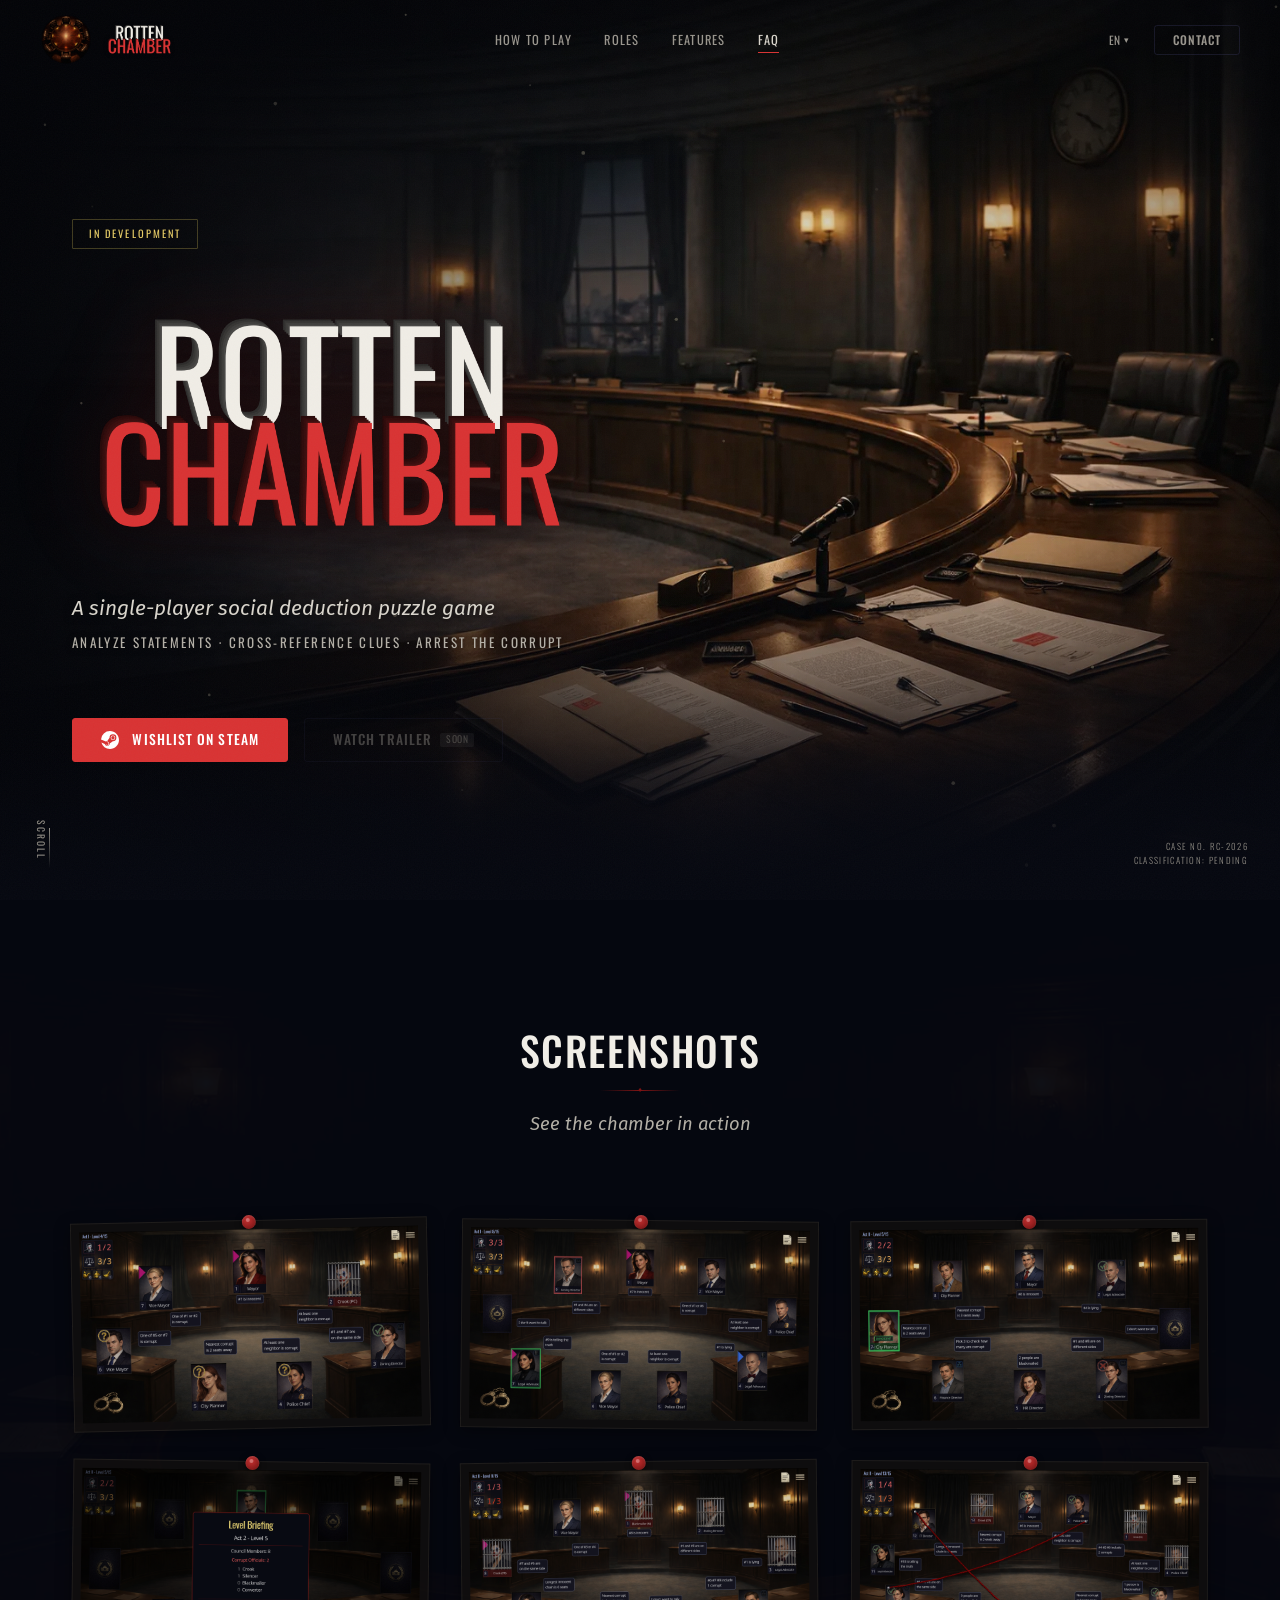
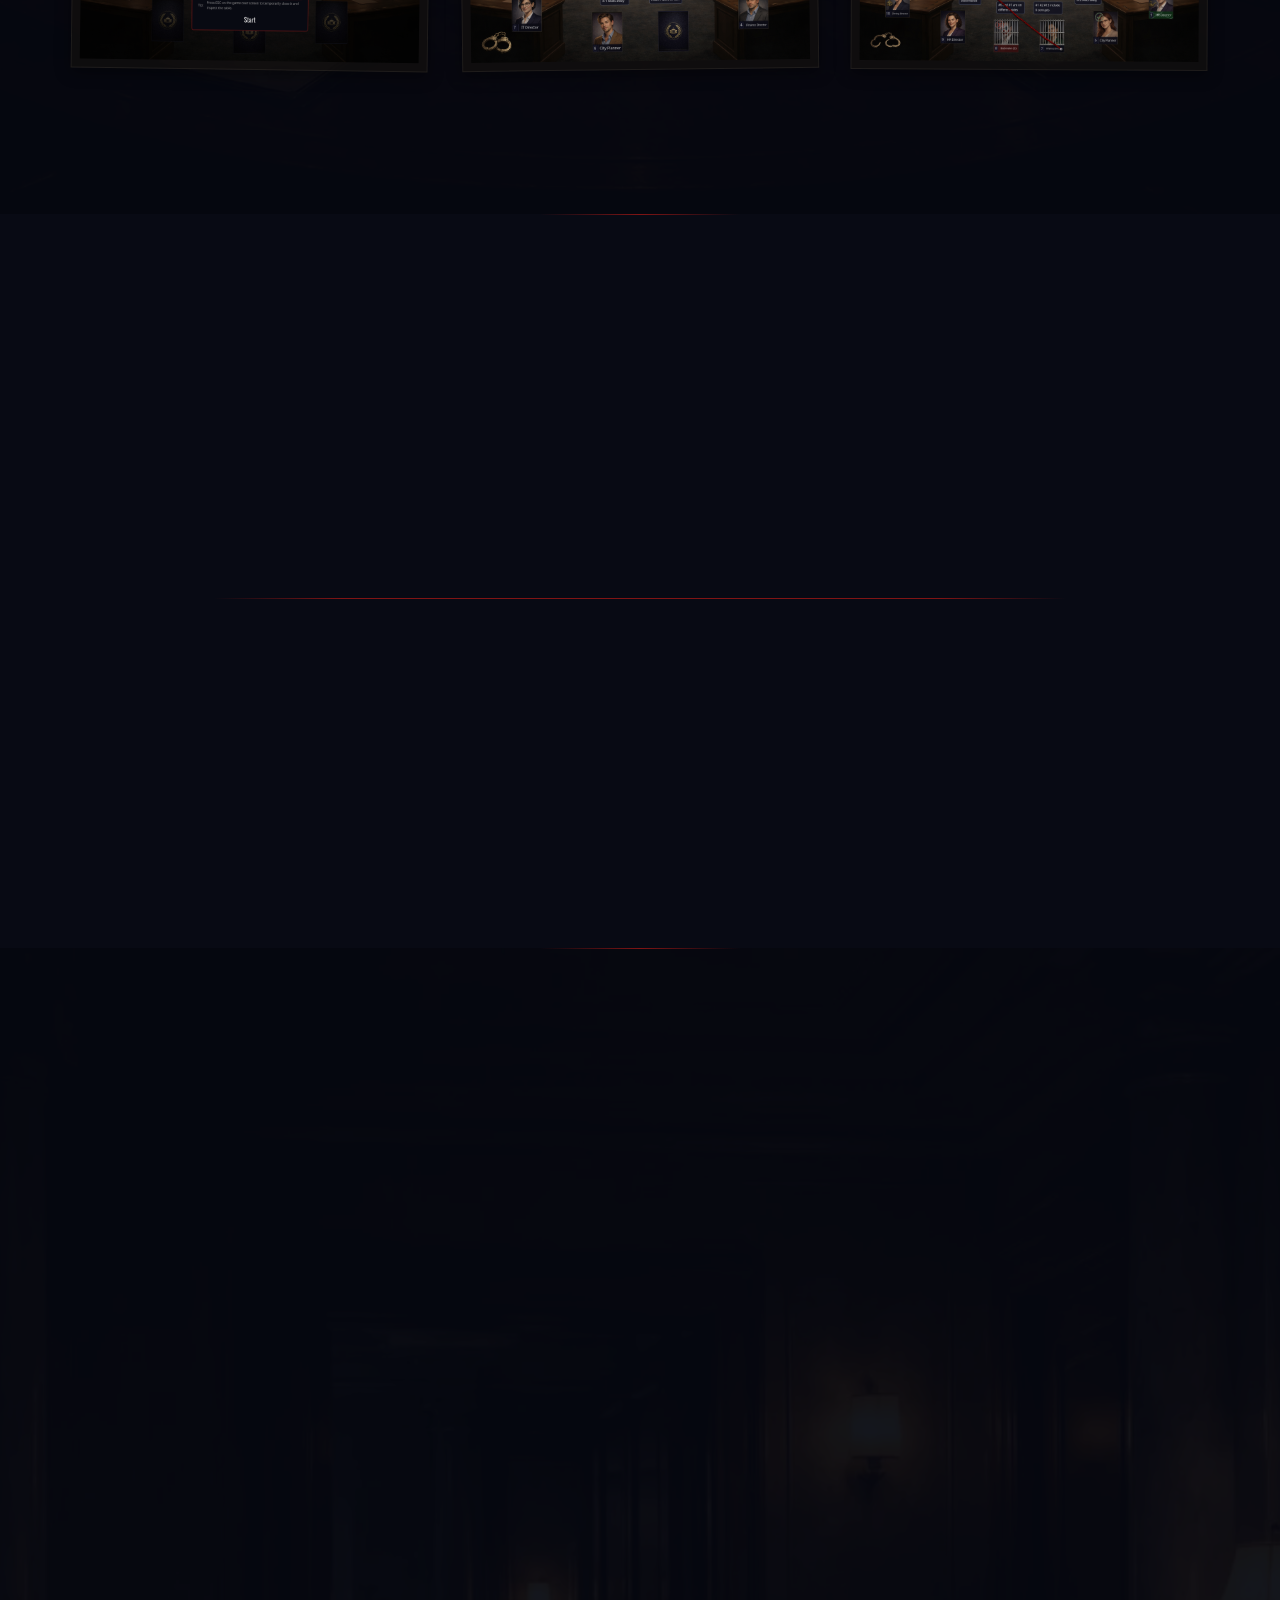
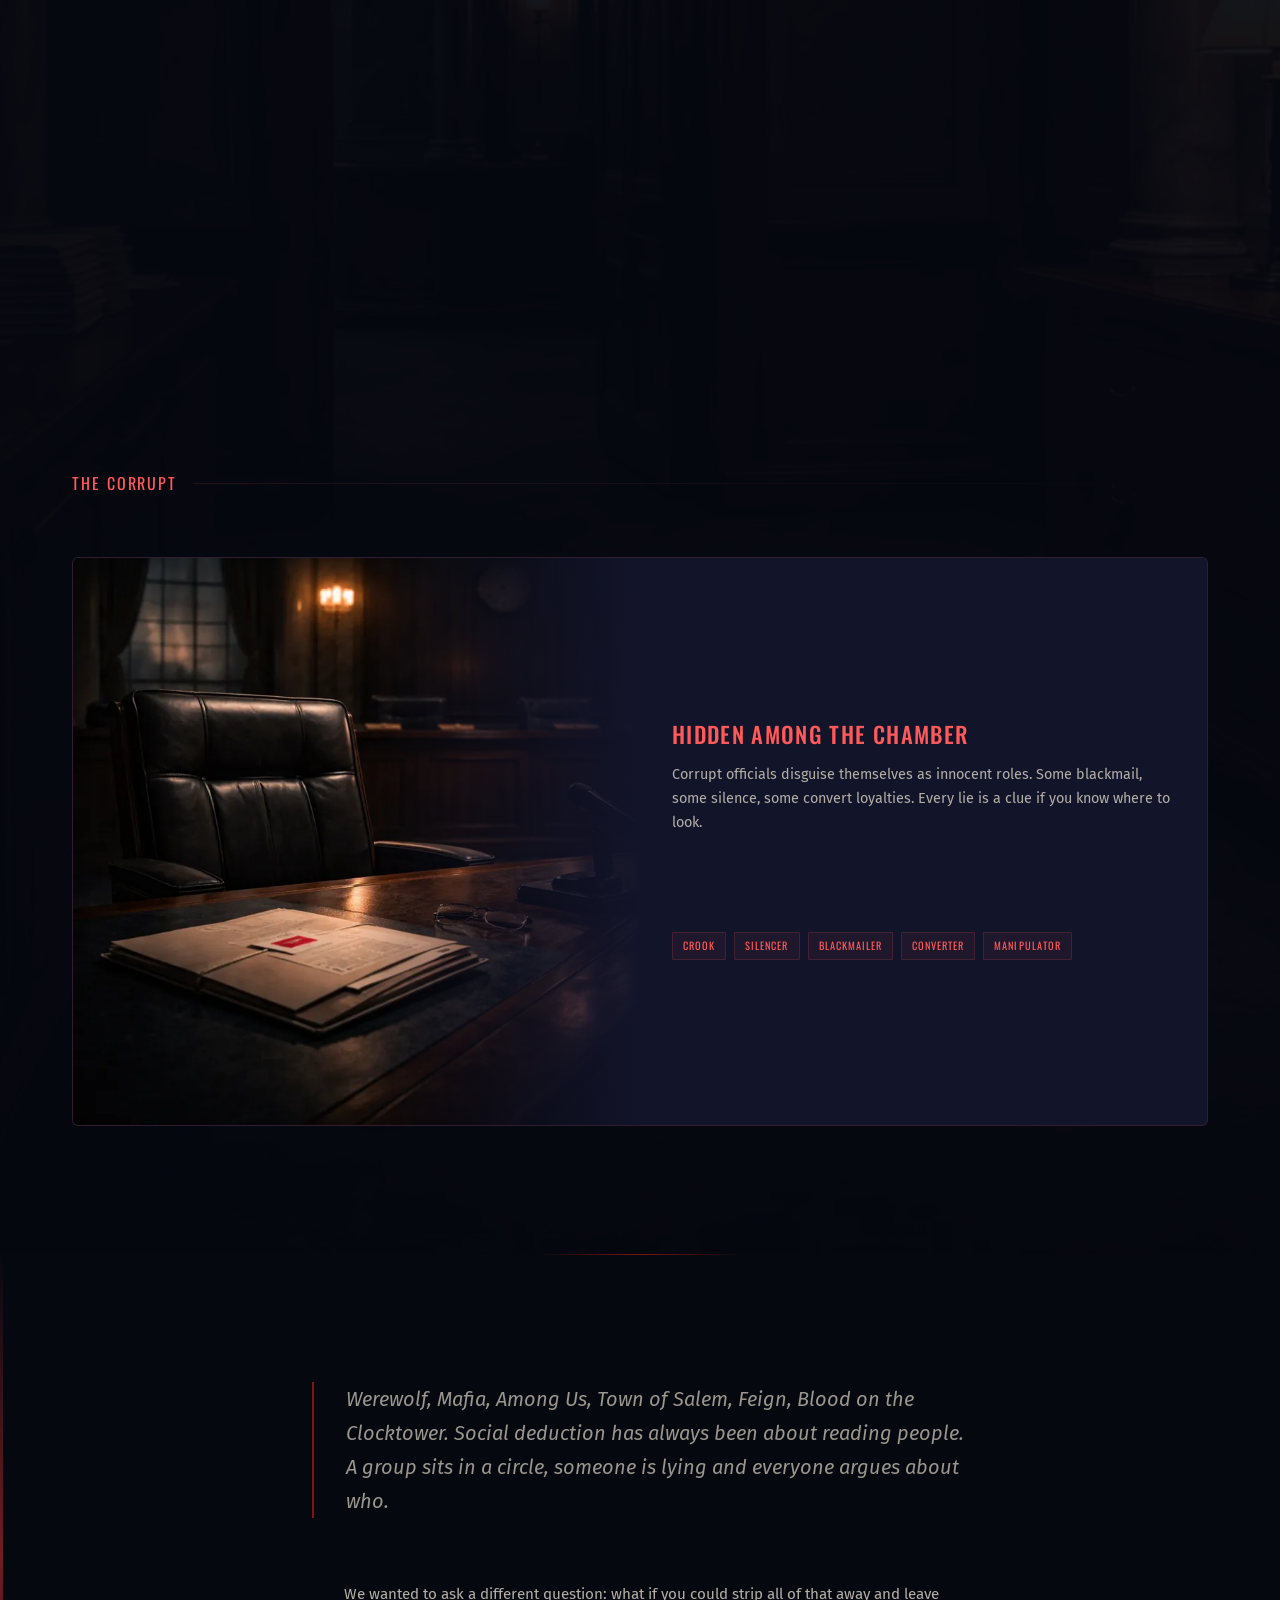
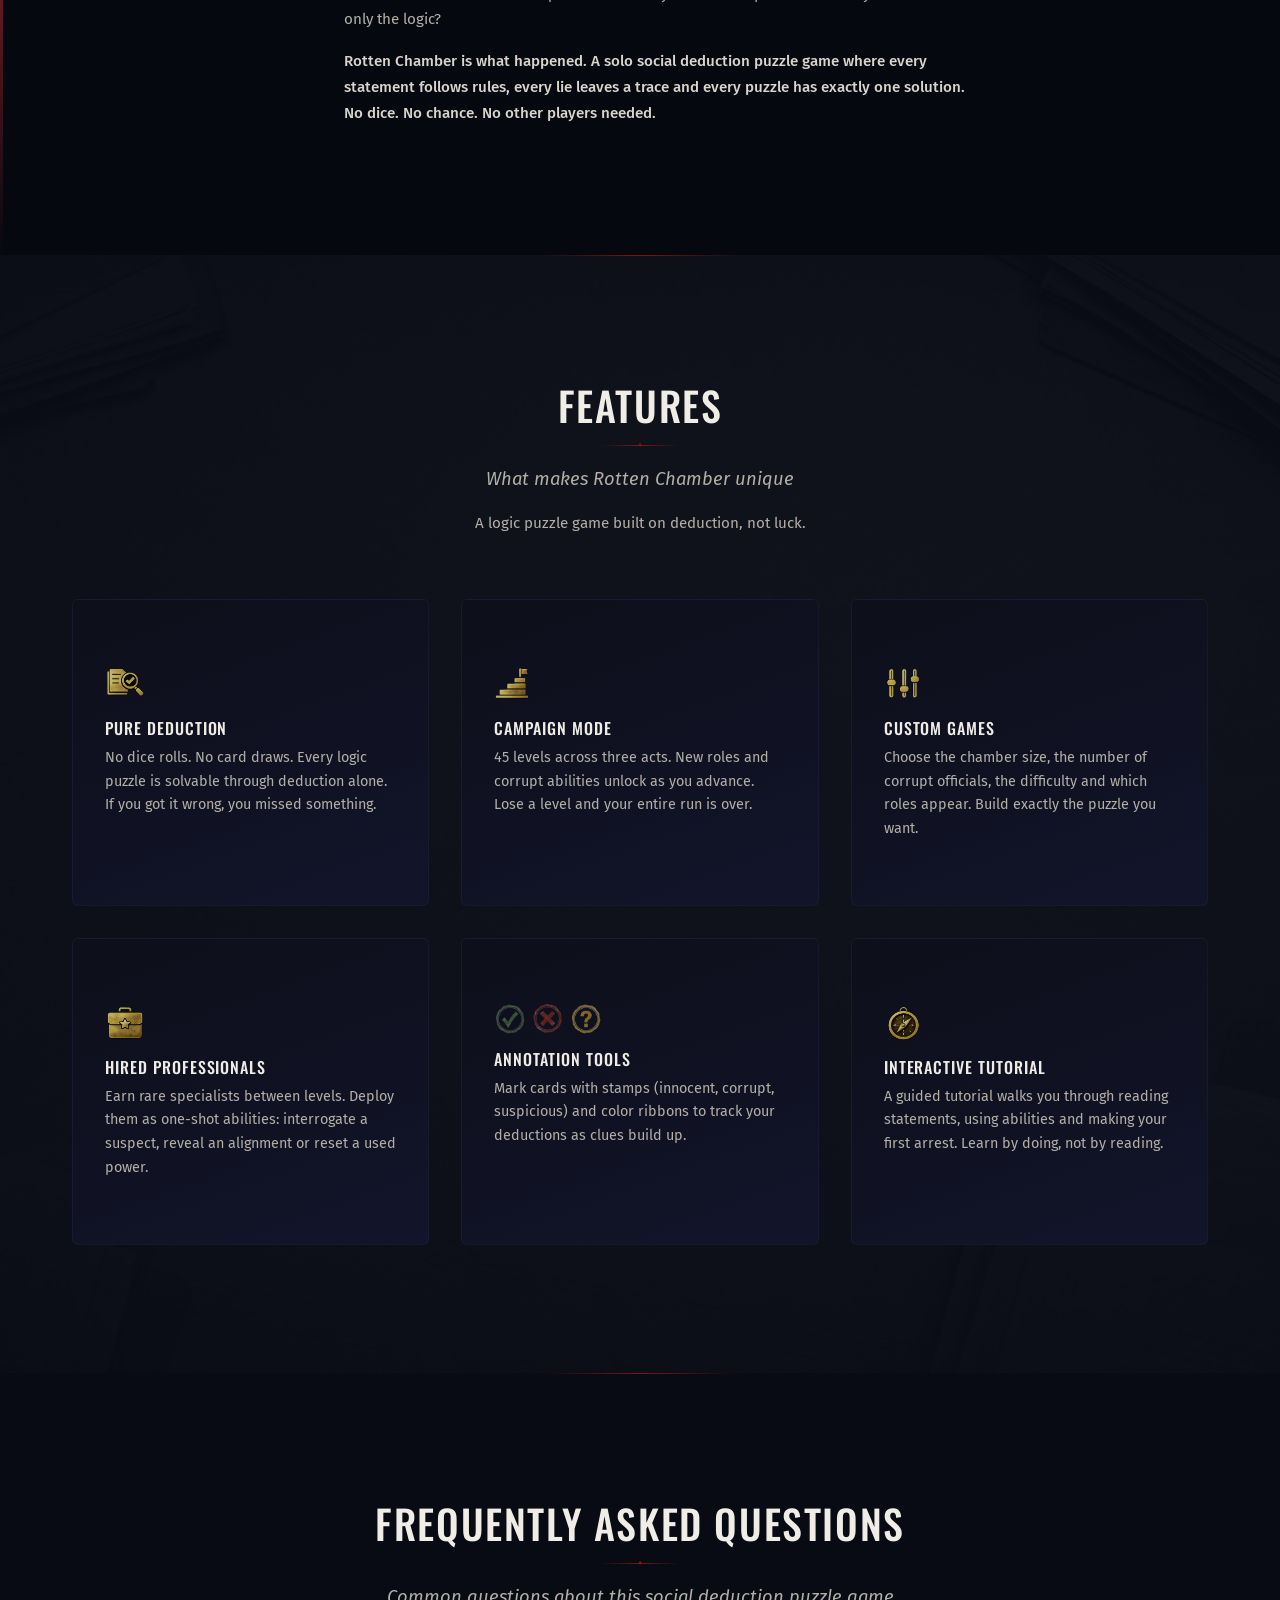
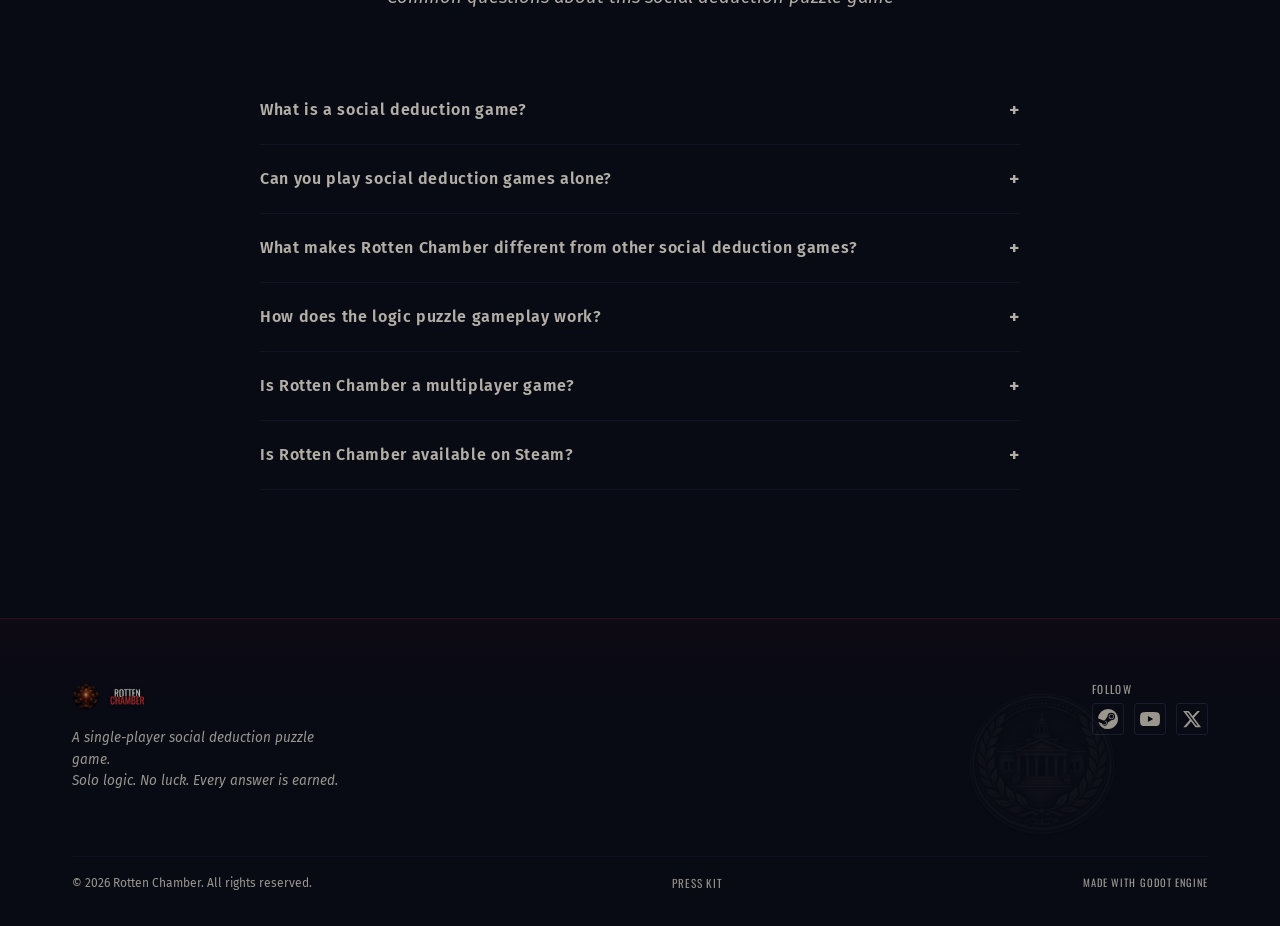
<file: index.html>
<!DOCTYPE html>
<html lang="en">
<head>
  <meta charset="UTF-8">
  <meta name="viewport" content="width=device-width, initial-scale=1.0">
  <title>Rotten Chamber - A Social Deduction Puzzle Game</title>
  <meta name="description" content="Analyze statements. Cross-reference clues. Arrest the corrupt. A single-player social deduction puzzle game where every official has something to hide.">
  <meta name="robots" content="index, follow">
  <link rel="canonical" href="https://rottenchamber.com/">

  <!-- Open Graph -->
  <meta property="og:title" content="Rotten Chamber - A Social Deduction Puzzle Game">
  <meta property="og:description" content="A single-player social deduction puzzle game. Analyze statements. Cross-reference clues. Arrest the corrupt.">
  <meta property="og:image" content="https://rottenchamber.com/assets/images/exclusive/derived/hero_key_art_og.png">
  <meta property="og:image:width" content="1200">
  <meta property="og:image:height" content="630">
  <meta property="og:image:type" content="image/png">
  <meta property="og:image:alt" content="Rotten Chamber key art: a dark civic chamber where corruption hides in plain sight">
  <meta property="og:url" content="https://rottenchamber.com/">
  <meta property="og:type" content="website">
  <meta property="og:site_name" content="Rotten Chamber">
  <meta property="og:locale" content="en_US">

  <!-- Twitter Card -->
  <meta name="twitter:card" content="summary_large_image">
  <meta name="twitter:title" content="Rotten Chamber - A Social Deduction Puzzle Game">
  <meta name="twitter:description" content="Analyze statements. Cross-reference clues. Arrest the corrupt. A single-player social deduction puzzle game where every official has something to hide.">
  <meta name="twitter:image" content="https://rottenchamber.com/assets/images/exclusive/derived/hero_key_art_og.png">

  <meta name="theme-color" content="#080A14">

  <!-- Favicon -->
  <link rel="apple-touch-icon" sizes="180x180" href="/apple-touch-icon.png">
  <link rel="icon" type="image/x-icon" href="/favicon.ico">
  <link rel="icon" type="image/png" sizes="32x32" href="/favicon-32x32.png">
  <link rel="icon" type="image/png" sizes="16x16" href="/favicon-16x16.png">

  <!-- Font preconnect -->
  <link rel="preconnect" href="https://fonts.googleapis.com">
  <link rel="preconnect" href="https://fonts.gstatic.com" crossorigin>
  <link href="https://fonts.googleapis.com/css2?family=Oswald:wght@300;400;500;600;700&family=Fira+Sans:ital,wght@0,300;0,400;0,500;0,600;1,300;1,400&display=swap" rel="stylesheet">

  <!-- Preload critical assets (WebP: 76KB vs PNG: 1.8MB) -->
  <link rel="preload" href="assets/images/exclusive/hero_key_art_master.webp" as="image" type="image/webp">

  <!-- JSON-LD Structured Data -->
  <script type="application/ld+json">
  {
    "@context": "https://schema.org",
    "@type": "VideoGame",
    "name": "Rotten Chamber",
    "description": "A single-player social deduction puzzle game. Analyze statements, cross-reference clues and arrest the corrupt. 15 unique roles, 45 levels across three acts and pure logic-based deduction.",
    "url": "https://rottenchamber.com/",
    "image": "https://rottenchamber.com/assets/images/exclusive/derived/hero_key_art_og.png",
    "genre": ["Puzzle", "Social Deduction", "Logic"],
    "gamePlatform": "PC",
    "applicationCategory": "Game",
    "operatingSystem": "Windows",
    "numberOfPlayers": {
      "@type": "QuantitativeValue",
      "value": 1
    },
    "author": {
      "@type": "Organization",
      "name": "Cetin Games"
    },
    "sameAs": [
      "https://store.steampowered.com/app/4559620/Rotten_Chamber/"
    ],
    "inLanguage": "en",
    "keywords": "social deduction, social deduction game, single player social deduction, solo social deduction, social deduction puzzle, logic puzzle game, deduction game"
  }
  </script>
  <script type="application/ld+json">
  {
    "@context": "https://schema.org",
    "@type": "BreadcrumbList",
    "itemListElement": [
      {
        "@type": "ListItem",
        "position": 1,
        "name": "Home",
        "item": "https://rottenchamber.com/"
      }
    ]
  }
  </script>
  <script type="application/ld+json">
  {
    "@context": "https://schema.org",
    "@type": "WebSite",
    "name": "Rotten Chamber",
    "url": "https://rottenchamber.com/"
  }
  </script>
  <script type="application/ld+json">
  {
    "@context": "https://schema.org",
    "@type": "FAQPage",
    "mainEntity": [
      {
        "@type": "Question",
        "name": "What is a social deduction game?",
        "acceptedAnswer": {
          "@type": "Answer",
          "text": "A social deduction game is a genre where players must figure out who among them is lying or hiding their true role. Traditionally multiplayer, Rotten Chamber reimagines this as a single-player logic puzzle where you analyze statements and cross-reference clues to identify the corrupt."
        }
      },
      {
        "@type": "Question",
        "name": "Can you play social deduction games alone?",
        "acceptedAnswer": {
          "@type": "Answer",
          "text": "Yes. Rotten Chamber is a solo social deduction game designed from the ground up for a single player. Instead of reading other players, you read role-based statements and use pure logic to deduce who is corrupt."
        }
      },
      {
        "@type": "Question",
        "name": "What makes Rotten Chamber different from other social deduction games?",
        "acceptedAnswer": {
          "@type": "Answer",
          "text": "Most social deduction games like Werewolf, Mafia or Among Us require a group. Rotten Chamber removes the social element and replaces it with a logic puzzle: every statement follows deterministic rules, every level is solvable through deduction alone and there is no randomness in the outcome."
        }
      },
      {
        "@type": "Question",
        "name": "How does the logic puzzle gameplay work?",
        "acceptedAnswer": {
          "@type": "Answer",
          "text": "Each official around a circular table makes a statement based on their role. Innocent officials tell the truth while corrupt officials lie. You cross-reference these statements, use active abilities to test your theories and arrest those you believe are corrupt. Three wrong arrests and you lose."
        }
      },
      {
        "@type": "Question",
        "name": "Is Rotten Chamber a multiplayer game?",
        "acceptedAnswer": {
          "@type": "Answer",
          "text": "No. Rotten Chamber is purely single-player. The game features 45 campaign levels across three acts, custom game modes and an interactive tutorial, all designed for solo play."
        }
      },
      {
        "@type": "Question",
        "name": "Is Rotten Chamber available on Steam?",
        "acceptedAnswer": {
          "@type": "Answer",
          "text": "Yes. Rotten Chamber has a Steam store page. Add it to your wishlist to get notified when the social deduction puzzle game launches."
        }
      }
    ]
  }
  </script>

  <!-- Stylesheet -->
  <link rel="stylesheet" href="css/styles.css">
</head>
<body>

  <!-- Skip Link -->
  <a href="#main-content" class="skip-link">Skip to main content</a>

  <!-- ═══ SCROLL PROGRESS ═══════════════════════════════════════════════ -->
  <div class="scroll-progress" id="scroll-progress" role="progressbar" aria-valuemin="0" aria-valuemax="100" aria-valuenow="0" aria-label="Page scroll progress"></div>

  <!-- ═══ NAV ═══════════════════════════════════════════════════════════ -->
  <nav class="nav" id="nav">
    <div class="nav__inner">
      <a href="#" class="nav__brand">
        <img src="assets/images/favicon.png" alt="" class="nav__logo">
        <img src="assets/images/exclusive/logo_wordmark_master.png" alt="Rotten Chamber" class="nav__wordmark">
      </a>

      <ul class="nav__links" id="nav-links">
        <li><a href="#how-to-play" class="nav__link" data-i18n="nav.how_to_play">How to Play</a></li>
        <li><a href="#roles" class="nav__link" data-i18n="nav.roles">Roles</a></li>
        <li><a href="#features" class="nav__link" data-i18n="nav.features">Features</a></li>
        <li><a href="#faq" class="nav__link" data-i18n="nav.faq">FAQ</a></li>
      </ul>

      <div class="nav__actions">
        <div class="lang-switcher" id="lang-switcher">
          <button class="lang-switcher__current" aria-label="Change language" aria-expanded="false" aria-haspopup="true">
            <span class="lang-switcher__label">EN</span>
            <span class="lang-switcher__arrow">&#9662;</span>
          </button>
          <div class="lang-switcher__dropdown" role="menu">
            <button class="lang-switcher__option active" data-lang="en" role="menuitem">English</button>
          </div>
        </div>
        <a href="mailto:contact@rottenchamber.com" class="btn btn--secondary btn--sm" data-i18n="nav.contact">Contact</a>
      </div>

      <button class="nav__mobile-toggle" id="mobile-toggle" aria-label="Toggle menu" aria-expanded="false" aria-controls="nav-links">&#9776;</button>
    </div>
  </nav>

  <main id="main-content">

  <!-- ═══ HERO ══════════════════════════════════════════════════════════ -->
  <header class="hero" id="hero">
    <div class="hero__bg"></div>
    <div class="hero__vignette"></div>
    <div class="hero__fog">
      <div class="hero__fog-layer"></div>
      <div class="hero__fog-layer"></div>
    </div>
    <canvas class="hero__particles" id="hero-particles" aria-hidden="true"></canvas>

    <div class="hero__content">
      <div class="hero__badge" data-i18n="hero.badge">In Development</div>
      <h1 class="hero__title">
        <img src="assets/images/exclusive/logo_wordmark_master.png" alt="" aria-hidden="true" class="hero__logo">
        <span class="sr-only">Rotten Chamber</span>
      </h1>
      <p class="hero__tagline" data-i18n="hero.tagline">A single-player social deduction puzzle game</p>
      <p class="hero__subtitle" data-i18n="hero.subtitle">Analyze statements &middot; Cross-reference clues &middot; Arrest the corrupt</p>
      <div class="hero__actions">
        <a href="https://store.steampowered.com/app/4559620/Rotten_Chamber/" target="_blank" rel="noopener" class="btn btn--primary" data-i18n="hero.cta_game">
          <svg class="btn__icon" viewBox="0 0 16 16" fill="currentColor" width="18" height="18"><path d="M.329 10.333A8.01 8.01 0 0 0 7.99 16C12.414 16 16 12.418 16 8s-3.586-8-8.009-8A8.006 8.006 0 0 0 0 7.468l.003.006 4.304 1.769A2.2 2.2 0 0 1 5.62 8.88l1.96-2.844-.001-.04a3.046 3.046 0 0 1 3.042-3.043 3.046 3.046 0 0 1 3.042 3.043 3.047 3.047 0 0 1-3.111 3.044l-2.804 2a2.223 2.223 0 0 1-3.075 2.11 2.22 2.22 0 0 1-1.312-1.568L.33 10.333Z"/><path d="M4.868 12.683a1.715 1.715 0 0 0 1.318-3.165 1.7 1.7 0 0 0-1.263-.02l1.023.424a1.261 1.261 0 1 1-.97 2.33l-.99-.41a1.7 1.7 0 0 0 .882.84Zm3.726-6.687a2.03 2.03 0 0 0 2.027 2.029 2.03 2.03 0 0 0 2.027-2.029 2.03 2.03 0 0 0-2.027-2.027 2.03 2.03 0 0 0-2.027 2.027m2.03-1.527a1.524 1.524 0 1 1-.002 3.048 1.524 1.524 0 0 1 .002-3.048"/></svg>
          Wishlist on Steam
        </a>
        <a href="#" class="btn btn--secondary btn--disabled" data-i18n="hero.cta_trailer">
          Watch Trailer
          <span class="btn__badge" data-i18n="hero.coming_soon">Soon</span>
        </a>
      </div>
    </div>

    <div class="hero__bottom-fade"></div>
    <div class="hero__scroll-hint" data-i18n="hero.scroll" aria-hidden="true">Scroll</div>
    <div class="hero__case-label" aria-hidden="true">Case No. RC-2026<br>Classification: Pending</div>
  </header>

  <!-- ═══ SCREENSHOTS ═══════════════════════════════════════════════════ -->
  <section class="screenshots" id="screenshots">
    <div class="container">
      <div class="section-header section-header--center reveal">
        <h2 data-i18n="screenshots.title">Screenshots</h2>
        <div class="section-divider"></div>
        <p class="section-subtitle" data-i18n="screenshots.subtitle">See the chamber in action</p>
      </div>
      <div class="screenshots__board reveal reveal-delay-1">
        <figure class="screenshot" data-lightbox tabindex="0" role="button">
          <div class="screenshot__pin"></div>
          <img src="assets/images/screenshots/hero-mid-investigation.png" alt="Social deduction puzzle: analyzing statements and cross-referencing clues" class="screenshot__img" loading="lazy" width="1920" height="1080">
        </figure>
        <figure class="screenshot" data-lightbox tabindex="0" role="button">
          <div class="screenshot__pin"></div>
          <img src="assets/images/screenshots/active-ability-targeting.png" alt="Using investigation abilities in a single-player social deduction game" class="screenshot__img" loading="lazy" width="1920" height="1080">
        </figure>
        <figure class="screenshot" data-lightbox tabindex="0" role="button">
          <div class="screenshot__pin"></div>
          <img src="assets/images/screenshots/high-tension-reveal.png" alt="Arresting corrupt officials in Rotten Chamber" class="screenshot__img" loading="lazy" width="1920" height="1080">
        </figure>
        <figure class="screenshot" data-lightbox tabindex="0" role="button">
          <div class="screenshot__pin"></div>
          <img src="assets/images/screenshots/level-briefing.png" alt="Pre-case briefing: chamber size, corruption count and run structure before an investigation begins" class="screenshot__img" loading="lazy" width="1920" height="1080">
        </figure>
        <figure class="screenshot" data-lightbox tabindex="0" role="button">
          <div class="screenshot__pin"></div>
          <img src="assets/images/screenshots/professional-toolkit-usage.png" alt="Deploying hired professionals to aid your deduction" class="screenshot__img" loading="lazy" width="1920" height="1080">
        </figure>
        <figure class="screenshot" data-lightbox tabindex="0" role="button">
          <div class="screenshot__pin"></div>
          <img src="assets/images/screenshots/wide-table-late-game.png" alt="Logic puzzle challenge: a chamber of 13 officials to investigate" class="screenshot__img" loading="lazy" width="1920" height="1080">
        </figure>
      </div>

      <!-- Lightbox Modal -->
      <div class="lightbox" id="lightbox" role="dialog" aria-modal="true" aria-label="Screenshot viewer">
        <button class="lightbox__close" aria-label="Close">&times;</button>
        <button class="lightbox__prev" aria-label="Previous">&#8249;</button>
        <button class="lightbox__next" aria-label="Next">&#8250;</button>
        <img class="lightbox__img" id="lightbox-img" alt="">
        <div class="lightbox__caption" id="lightbox-caption"></div>
        <div class="lightbox__counter" id="lightbox-counter" role="status" aria-live="polite"></div>
      </div>
    </div>
  </section>

  <!-- ═══ HOW TO PLAY ═══════════════════════════════════════════════════ -->
  <section class="how-to-play" id="how-to-play">
    <div class="container">
      <div class="section-header reveal">
        <h2 data-i18n="howto.title">How to Play</h2>
        <div class="section-divider"></div>
        <p class="section-subtitle" data-i18n="howto.subtitle">Uncover the corruption in four steps</p>
        <p class="section-intro" data-i18n="howto.intro">A single-player social deduction puzzle solved through logic alone.</p>
      </div>
      <ol class="steps">
        <li class="step reveal reveal-delay-1">
          <img src="assets/images/icons/gen/icon_read.png" alt="Read" class="step__icon">
          <h3 class="step__title" data-i18n="howto.step1.title">Read</h3>
          <p class="step__desc" data-i18n="howto.step1.desc">Each official makes a statement. Some tell the truth. Some don't. Read carefully.</p>
        </li>
        <li class="step reveal reveal-delay-2">
          <img src="assets/images/icons/gen/icon_deduce.png" alt="Deduce" class="step__icon">
          <h3 class="step__title" data-i18n="howto.step2.title">Deduce</h3>
          <p class="step__desc" data-i18n="howto.step2.desc">Cross-reference statements against each other. If two claims contradict, someone is lying.</p>
        </li>
        <li class="step reveal reveal-delay-3">
          <img src="assets/images/icons/gen/icon_investigate.png" alt="Investigate" class="step__icon">
          <h3 class="step__title" data-i18n="howto.step3.title">Investigate</h3>
          <p class="step__desc" data-i18n="howto.step3.desc">Use abilities and hired professionals to test your theory. Mark suspects with stamps and ribbons.</p>
        </li>
        <li class="step reveal reveal-delay-4">
          <img src="assets/images/icons/gen/icon_arrest.png" alt="Arrest" class="step__icon">
          <h3 class="step__title" data-i18n="howto.step4.title">Arrest</h3>
          <p class="step__desc" data-i18n="howto.step4.desc">Find every corrupt official. Three wrong arrests and you lose. Arrest the Mayor by mistake and it's over instantly.</p>
        </li>
      </ol>
    </div>
  </section>

  <!-- ═══ ROLES ═════════════════════════════════════════════════════════ -->
  <section class="roles" id="roles">
    <div class="container">
      <div class="section-header section-header--center reveal">
        <h2 data-i18n="roles.title">The Chamber</h2>
        <div class="section-divider"></div>
        <p class="section-subtitle" data-i18n="roles.subtitle">15 unique roles. Each with a statement, an agenda and something to hide.</p>
        <p class="section-intro" data-i18n="roles.intro">Every role speaks. Not every role tells the truth.</p>
      </div>

      <!-- Showcase Characters -->
      <div class="roles__group reveal">
        <div class="roles__group-header">
          <h3 class="roles__group-title roles__group-title--clean" data-i18n="roles.clean_title">The Suspects</h3>
          <div class="roles__group-line roles__group-line--clean"></div>
        </div>
        <div class="showcase__grid">

          <!-- Mayor -->
          <article class="showcase-card reveal reveal-delay-1">
            <div class="showcase-card__portrait-wrap">
              <picture>
                <source srcset="assets/images/exclusive/mayor_showcase_master.webp" type="image/webp">
                <img src="assets/images/exclusive/mayor_showcase_master.png" alt="Mayor" class="showcase-card__portrait" loading="lazy">
              </picture>
            </div>
            <div class="showcase-card__info">
              <h4 class="showcase-card__name" data-i18n="role.mayor.name">Mayor</h4>
              <p class="showcase-card__desc" data-i18n="role.mayor.web_desc">The only face you can trust. Sits at the head of the table and vouches for one official. But is that trust deserved?</p>
            </div>
          </article>

          <!-- Legal Advocate -->
          <article class="showcase-card reveal reveal-delay-2">
            <div class="showcase-card__portrait-wrap">
              <picture>
                <source srcset="assets/images/exclusive/legal_advocate_showcase_master.webp" type="image/webp">
                <img src="assets/images/exclusive/legal_advocate_showcase_master.png" alt="Legal Advocate" class="showcase-card__portrait" loading="lazy">
              </picture>
            </div>
            <div class="showcase-card__info">
              <h4 class="showcase-card__name" data-i18n="role.legal_advocate.name">Legal Advocate</h4>
              <p class="showcase-card__desc" data-i18n="role.legal_advocate.web_desc">Points at someone and asks: are you lying? One question. One answer. Use it wisely.</p>
            </div>
          </article>

          <!-- Council Chair -->
          <article class="showcase-card reveal reveal-delay-3">
            <div class="showcase-card__portrait-wrap">
              <picture>
                <source srcset="assets/images/exclusive/council_chair_showcase_master.webp" type="image/webp">
                <img src="assets/images/exclusive/council_chair_showcase_master.png" alt="Council Chair" class="showcase-card__portrait" loading="lazy">
              </picture>
            </div>
            <div class="showcase-card__info">
              <h4 class="showcase-card__name" data-i18n="role.council_chair.name">Council Chair</h4>
              <p class="showcase-card__desc" data-i18n="role.council_chair.web_desc">Knows whether the corrupt are sitting together or scattered. A single yes-or-no that changes everything.</p>
            </div>
          </article>

          <!-- Police Chief -->
          <article class="showcase-card reveal reveal-delay-4">
            <div class="showcase-card__portrait-wrap">
              <picture>
                <source srcset="assets/images/exclusive/police_chief_showcase_master.webp" type="image/webp">
                <img src="assets/images/exclusive/police_chief_showcase_master.png" alt="Police Chief" class="showcase-card__portrait" loading="lazy">
              </picture>
            </div>
            <div class="showcase-card__info">
              <h4 class="showcase-card__name" data-i18n="role.police_chief.name">Police Chief</h4>
              <p class="showcase-card__desc" data-i18n="role.police_chief.web_desc">Feels the tension next door. Tells you if corruption is sitting right beside them.</p>
            </div>
          </article>

        </div>
        <p class="roles__more reveal" data-i18n="roles.more">...and 6 more innocent roles to discover in-game.</p>
      </div>

      <!-- Corrupt Side - Mystery Block -->
      <div class="roles__group reveal">
        <div class="roles__group-header">
          <h3 class="roles__group-title roles__group-title--corrupt" data-i18n="roles.corrupt_title">The Corrupt</h3>
          <div class="roles__group-line roles__group-line--corrupt"></div>
        </div>
        <div class="corrupt-mystery">
          <div class="corrupt-mystery__art">
            <picture>
              <source srcset="assets/images/exclusive/corrupt_mystery_master.webp" type="image/webp">
              <img src="assets/images/exclusive/corrupt_mystery_master.png" alt="Hidden corruption" class="corrupt-mystery__img" loading="lazy">
            </picture>
            <div class="corrupt-mystery__overlay"></div>
          </div>
          <div class="corrupt-mystery__content">
            <h3 class="corrupt-mystery__title" data-i18n="roles.corrupt_mystery_title">Hidden Among the Chamber</h3>
            <p class="corrupt-mystery__desc" data-i18n="roles.corrupt_mystery_desc">Corrupt officials disguise themselves as innocent roles. Some blackmail, some silence, some convert loyalties. Every lie is a clue if you know where to look.</p>
            <div class="corrupt-mystery__roles">
              <span class="corrupt-mystery__tag" data-i18n="role.crook.name">Crook<img src="assets/images/game-icons/corrupticon_noclown.png" alt="" class="corrupt-mystery__tag-icon"></span>
              <span class="corrupt-mystery__tag" data-i18n="role.silencer.name">Silencer<img src="assets/images/game-icons/corrupticon_noclown.png" alt="" class="corrupt-mystery__tag-icon"></span>
              <span class="corrupt-mystery__tag" data-i18n="role.blackmailer.name">Blackmailer<img src="assets/images/game-icons/corrupticon_noclown.png" alt="" class="corrupt-mystery__tag-icon"></span>
              <span class="corrupt-mystery__tag" data-i18n="role.converter.name">Converter<img src="assets/images/game-icons/corrupticon_noclown.png" alt="" class="corrupt-mystery__tag-icon"></span>
              <span class="corrupt-mystery__tag" data-i18n="role.manipulator.name">Manipulator<img src="assets/images/game-icons/corrupticon_noclown.png" alt="" class="corrupt-mystery__tag-icon"></span>
            </div>
          </div>
        </div>
      </div>
    </div>
  </section>

  <!-- ═══ NARRATIVE ═════════════════════════════════════════════════════ -->
  <section class="narrative" id="narrative">
    <div class="narrative__accent" aria-hidden="true"></div>
    <div class="container">
      <blockquote class="narrative__quote reveal">
        <p data-i18n="narrative.p1">Werewolf, Mafia, Among Us, Town of Salem, Feign, Blood on the Clocktower. Social deduction has always been about reading people. A group sits in a circle, someone is lying and everyone argues about who.</p>
      </blockquote>
      <div class="narrative__answer reveal reveal-delay-1">
        <p data-i18n="narrative.p2">We wanted to ask a different question: what if you could strip all of that away and leave only the logic?</p>
        <p data-i18n="narrative.p3">Rotten Chamber is what happened. A solo social deduction puzzle game where every statement follows rules, every lie leaves a trace and every puzzle has exactly one solution. No dice. No chance. No other players needed.</p>
      </div>
    </div>
  </section>

  <!-- ═══ FEATURES ══════════════════════════════════════════════════════ -->
  <section class="features" id="features">
    <div class="container">
      <div class="section-header section-header--center reveal">
        <h2 data-i18n="features.title">Features</h2>
        <div class="section-divider"></div>
        <p class="section-subtitle" data-i18n="features.subtitle">What makes Rotten Chamber unique</p>
        <p class="section-intro" data-i18n="features.intro">A logic puzzle game built on deduction, not luck.</p>
      </div>
      <div class="features__grid">

        <article class="feature reveal reveal-delay-1">
          <img src="assets/images/icons/gen/icon_deduction.png" alt="Deduction" class="feature__icon">
          <h3 class="feature__title" data-i18n="feature.deduction.title">Pure Deduction</h3>
          <p class="feature__desc" data-i18n="feature.deduction.desc">No dice rolls. No card draws. Every logic puzzle is solvable through deduction alone. If you got it wrong, you missed something.</p>
        </article>

        <article class="feature reveal reveal-delay-2">
          <img src="assets/images/icons/gen/icon_campaign.png" alt="Campaign" class="feature__icon">
          <h3 class="feature__title" data-i18n="feature.campaign.title">Campaign Mode</h3>
          <p class="feature__desc" data-i18n="feature.campaign.desc">45 levels across three acts. New roles and corrupt abilities unlock as you advance. Lose a level and your entire run is over.</p>
        </article>

        <article class="feature reveal reveal-delay-3">
          <img src="assets/images/icons/gen/icon_custom.png" alt="Custom games" class="feature__icon">
          <h3 class="feature__title" data-i18n="feature.custom.title">Custom Games</h3>
          <p class="feature__desc" data-i18n="feature.custom.desc">Choose the chamber size, the number of corrupt officials, the difficulty and which roles appear. Build exactly the puzzle you want.</p>
        </article>

        <article class="feature reveal reveal-delay-1">
          <img src="assets/images/icons/gen/icon_professionals.png" alt="Professionals" class="feature__icon">
          <h3 class="feature__title" data-i18n="feature.professionals.title">Hired Professionals</h3>
          <p class="feature__desc" data-i18n="feature.professionals.desc">Earn rare specialists between levels. Deploy them as one-shot abilities: interrogate a suspect, reveal an alignment or reset a used power.</p>
        </article>

        <article class="feature reveal reveal-delay-2">
          <div class="feature__stamps">
            <img src="assets/images/stamps/secure.png" alt="" class="feature__stamp">
            <img src="assets/images/stamps/susp.png" alt="" class="feature__stamp">
            <img src="assets/images/stamps/question.png" alt="" class="feature__stamp">
          </div>
          <h3 class="feature__title" data-i18n="feature.annotation.title">Annotation Tools</h3>
          <p class="feature__desc" data-i18n="feature.annotation.desc">Mark cards with stamps (innocent, corrupt, suspicious) and color ribbons to track your deductions as clues build up.</p>
        </article>

        <article class="feature reveal reveal-delay-3">
          <img src="assets/images/icons/gen/icon_tutorial.png" alt="Tutorial" class="feature__icon">
          <h3 class="feature__title" data-i18n="feature.tutorial.title">Interactive Tutorial</h3>
          <p class="feature__desc" data-i18n="feature.tutorial.desc">A guided tutorial walks you through reading statements, using abilities and making your first arrest. Learn by doing, not by reading.</p>
        </article>

      </div>
    </div>
  </section>

  <!-- ═══ FAQ ═══════════════════════════════════════════════════════════ -->
  <section class="faq" id="faq">
    <div class="container">
      <div class="section-header section-header--center">
        <h2 data-i18n="faq.title">Frequently Asked Questions</h2>
        <div class="section-divider"></div>
        <p class="section-subtitle" data-i18n="faq.subtitle">Common questions about this social deduction puzzle game</p>
      </div>
      <div class="faq__list">

        <details class="faq-item reveal reveal-delay-1">
          <summary class="faq-item__question" data-i18n="faq.q1.question">What is a social deduction game?</summary>
          <p class="faq-item__answer" data-i18n="faq.q1.answer">A social deduction game is a genre where players must figure out who among them is lying or hiding their true role. Traditionally multiplayer, Rotten Chamber reimagines this as a single-player logic puzzle where you analyze statements and cross-reference clues to identify the corrupt.</p>
        </details>

        <details class="faq-item reveal reveal-delay-1">
          <summary class="faq-item__question" data-i18n="faq.q2.question">Can you play social deduction games alone?</summary>
          <p class="faq-item__answer" data-i18n="faq.q2.answer">Yes. Rotten Chamber is a solo social deduction game designed from the ground up for a single player. Instead of reading other players, you read role-based statements and use pure logic to deduce who is corrupt.</p>
        </details>

        <details class="faq-item reveal reveal-delay-2">
          <summary class="faq-item__question" data-i18n="faq.q3.question">What makes Rotten Chamber different from other social deduction games?</summary>
          <p class="faq-item__answer" data-i18n="faq.q3.answer">Most social deduction games like Werewolf, Mafia or Among Us require a group. Rotten Chamber removes the social element and replaces it with a logic puzzle: every statement follows deterministic rules, every level is solvable through deduction alone and there is no randomness in the outcome.</p>
        </details>

        <details class="faq-item reveal reveal-delay-2">
          <summary class="faq-item__question" data-i18n="faq.q4.question">How does the logic puzzle gameplay work?</summary>
          <p class="faq-item__answer" data-i18n="faq.q4.answer">Each official around a circular table makes a statement based on their role. Innocent officials tell the truth while corrupt officials lie. You cross-reference these statements, use active abilities to test your theories and arrest those you believe are corrupt. Three wrong arrests and you lose.</p>
        </details>

        <details class="faq-item reveal reveal-delay-3">
          <summary class="faq-item__question" data-i18n="faq.q5.question">Is Rotten Chamber a multiplayer game?</summary>
          <p class="faq-item__answer" data-i18n="faq.q5.answer">No. Rotten Chamber is purely single-player. The game features 45 campaign levels across three acts, custom game modes and an interactive tutorial, all designed for solo play.</p>
        </details>

        <details class="faq-item reveal reveal-delay-3">
          <summary class="faq-item__question" data-i18n="faq.q6.question">Is Rotten Chamber available on Steam?</summary>
          <p class="faq-item__answer" data-i18n="faq.q6.answer">Yes. Rotten Chamber has a <a href="https://store.steampowered.com/app/4559620/Rotten_Chamber/" target="_blank" rel="noopener">Steam store page</a>. Add it to your wishlist to get notified when the social deduction puzzle game launches.</p>
        </details>

      </div>
    </div>
  </section>

  </main>

  <!-- ═══ FOOTER ════════════════════════════════════════════════════════ -->
  <footer class="footer">
    <img src="assets/images/seals/act1_seal.png" alt="" class="footer__seal" aria-hidden="true">
    <div class="container">
      <div class="footer__inner">
        <div class="footer__section">
          <div class="footer__brand">
            <img src="assets/images/favicon.png" alt="" class="footer__logo">
            <img src="assets/images/exclusive/logo_wordmark_master.png" alt="Rotten Chamber" class="footer__wordmark">
          </div>
          <p class="footer__tagline" data-i18n="footer.tagline">A single-player social deduction puzzle game.<br>Solo logic. No luck. Every answer is earned.</p>
        </div>

        <div class="footer__section">
          <h4 data-i18n="footer.social_title">Follow</h4>
          <div class="footer__social">
            <a href="https://store.steampowered.com/app/4559620/Rotten_Chamber/" target="_blank" rel="noopener" class="footer__social-link" aria-label="Steam">
              <svg viewBox="0 0 16 16" fill="currentColor" width="20" height="20"><path d="M.329 10.333A8.01 8.01 0 0 0 7.99 16C12.414 16 16 12.418 16 8s-3.586-8-8.009-8A8.006 8.006 0 0 0 0 7.468l.003.006 4.304 1.769A2.2 2.2 0 0 1 5.62 8.88l1.96-2.844-.001-.04a3.046 3.046 0 0 1 3.042-3.043 3.046 3.046 0 0 1 3.042 3.043 3.047 3.047 0 0 1-3.111 3.044l-2.804 2a2.223 2.223 0 0 1-3.075 2.11 2.22 2.22 0 0 1-1.312-1.568L.33 10.333Z"/><path d="M4.868 12.683a1.715 1.715 0 0 0 1.318-3.165 1.7 1.7 0 0 0-1.263-.02l1.023.424a1.261 1.261 0 1 1-.97 2.33l-.99-.41a1.7 1.7 0 0 0 .882.84Zm3.726-6.687a2.03 2.03 0 0 0 2.027 2.029 2.03 2.03 0 0 0 2.027-2.029 2.03 2.03 0 0 0-2.027-2.027 2.03 2.03 0 0 0-2.027 2.027m2.03-1.527a1.524 1.524 0 1 1-.002 3.048 1.524 1.524 0 0 1 .002-3.048"/></svg>
            </a>
            <a href="#" class="footer__social-link footer__social-link--soon" aria-label="YouTube">
              <svg viewBox="0 0 24 24" fill="currentColor" width="20" height="20"><path d="M23.498 6.186a3.016 3.016 0 0 0-2.122-2.136C19.505 3.545 12 3.545 12 3.545s-7.505 0-9.377.505A3.017 3.017 0 0 0 .502 6.186C0 8.07 0 12 0 12s0 3.93.502 5.814a3.016 3.016 0 0 0 2.122 2.136c1.871.505 9.376.505 9.376.505s7.505 0 9.377-.505a3.015 3.015 0 0 0 2.122-2.136C24 15.93 24 12 24 12s0-3.93-.502-5.814zM9.545 15.568V8.432L15.818 12l-6.273 3.568z"/></svg>
              <span class="footer__social-tooltip">Coming Soon</span>
            </a>
            <a href="#" class="footer__social-link footer__social-link--soon" aria-label="X">
              <svg viewBox="0 0 24 24" fill="currentColor" width="20" height="20"><path d="M18.244 2.25h3.308l-7.227 8.26 8.502 11.24H16.17l-5.214-6.817L4.99 21.75H1.68l7.73-8.835L1.254 2.25H8.08l4.713 6.231zm-1.161 17.52h1.833L7.084 4.126H5.117z"/></svg>
              <span class="footer__social-tooltip">Coming Soon</span>
            </a>
          </div>
        </div>

      </div>

      <div class="footer__bottom">
        <span class="footer__copyright">&copy; 2026 Rotten Chamber. All rights reserved.</span>
        <a href="presskit/" class="footer__press-link" data-i18n="footer.press_kit">Press Kit</a>
        <span class="footer__godot">
          Made with Godot Engine
        </span>
      </div>
    </div>
  </footer>

  <!-- Back to Top -->
  <button class="back-to-top" id="back-to-top" aria-label="Back to top">&#8593;</button>

  <!-- Scripts -->
  <script src="js/i18n.js"></script>
  <script src="js/main.js"></script>
</body>
</html>
</file>
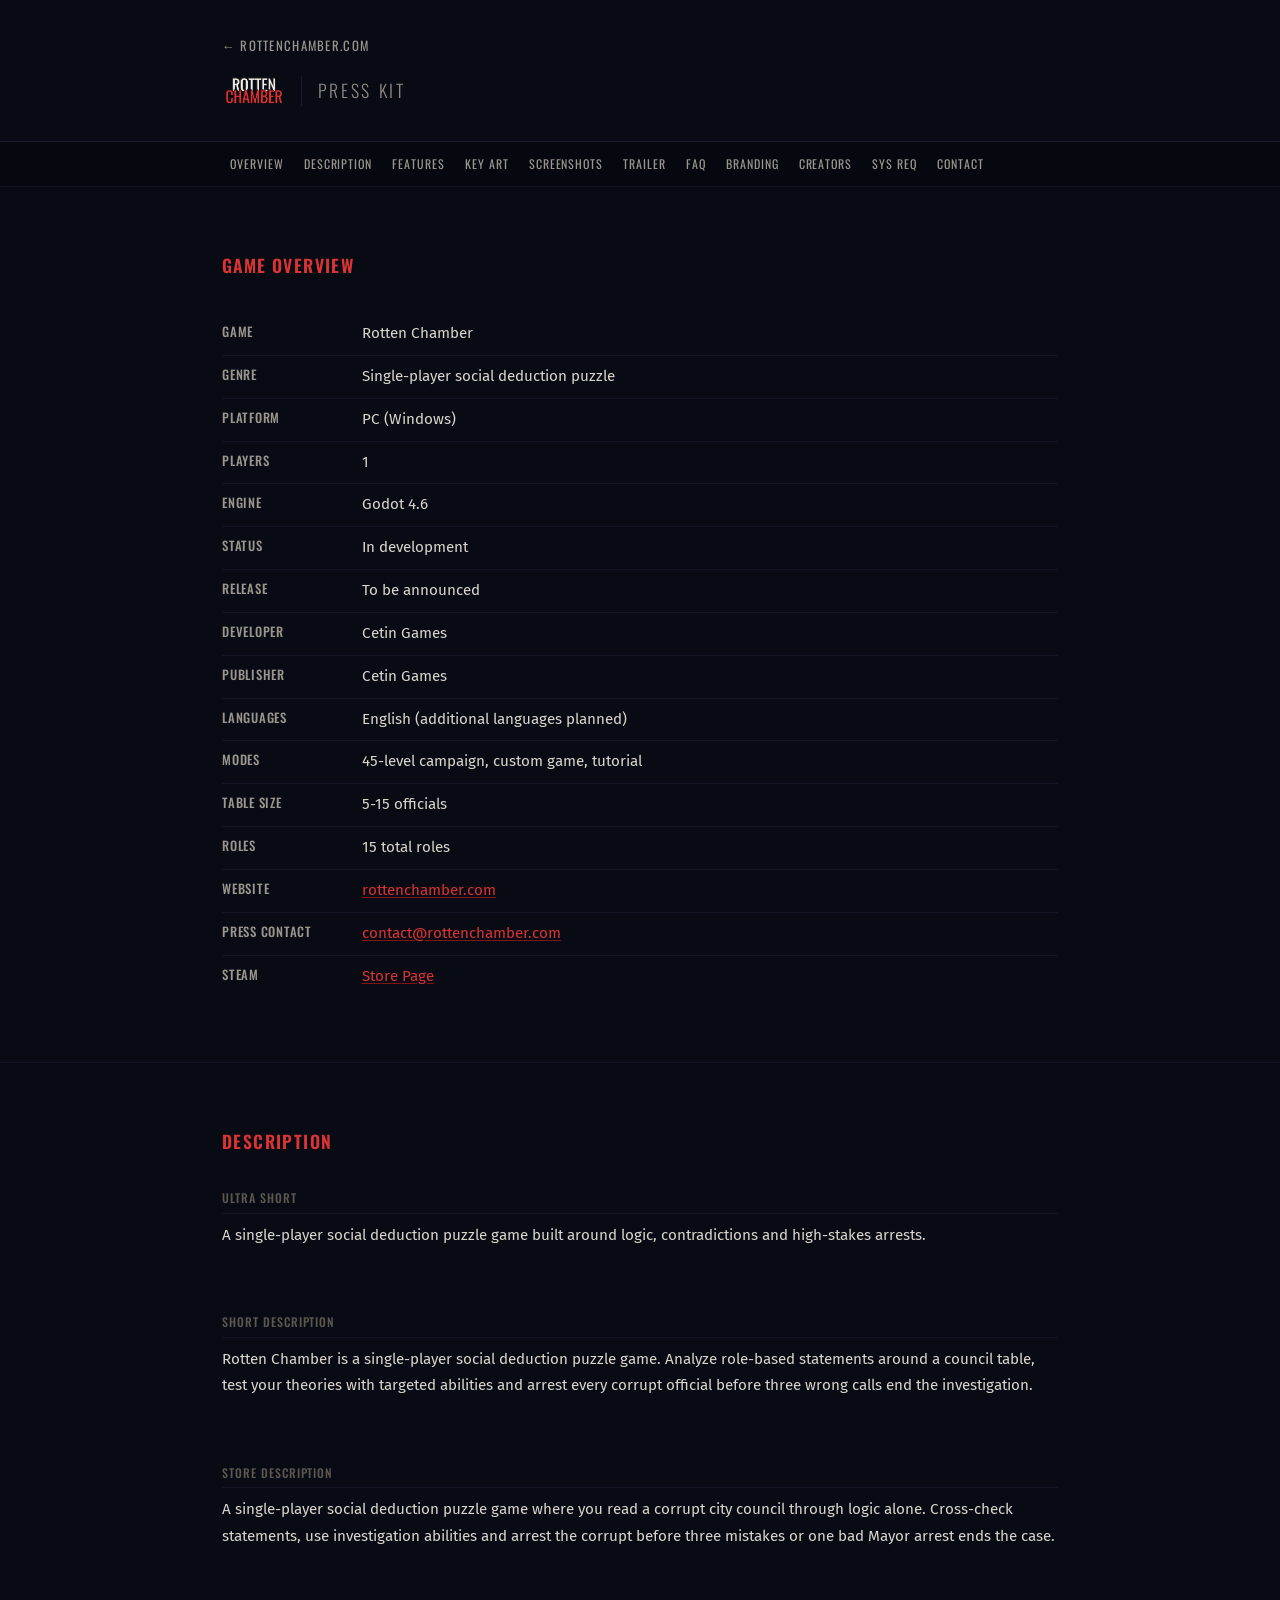
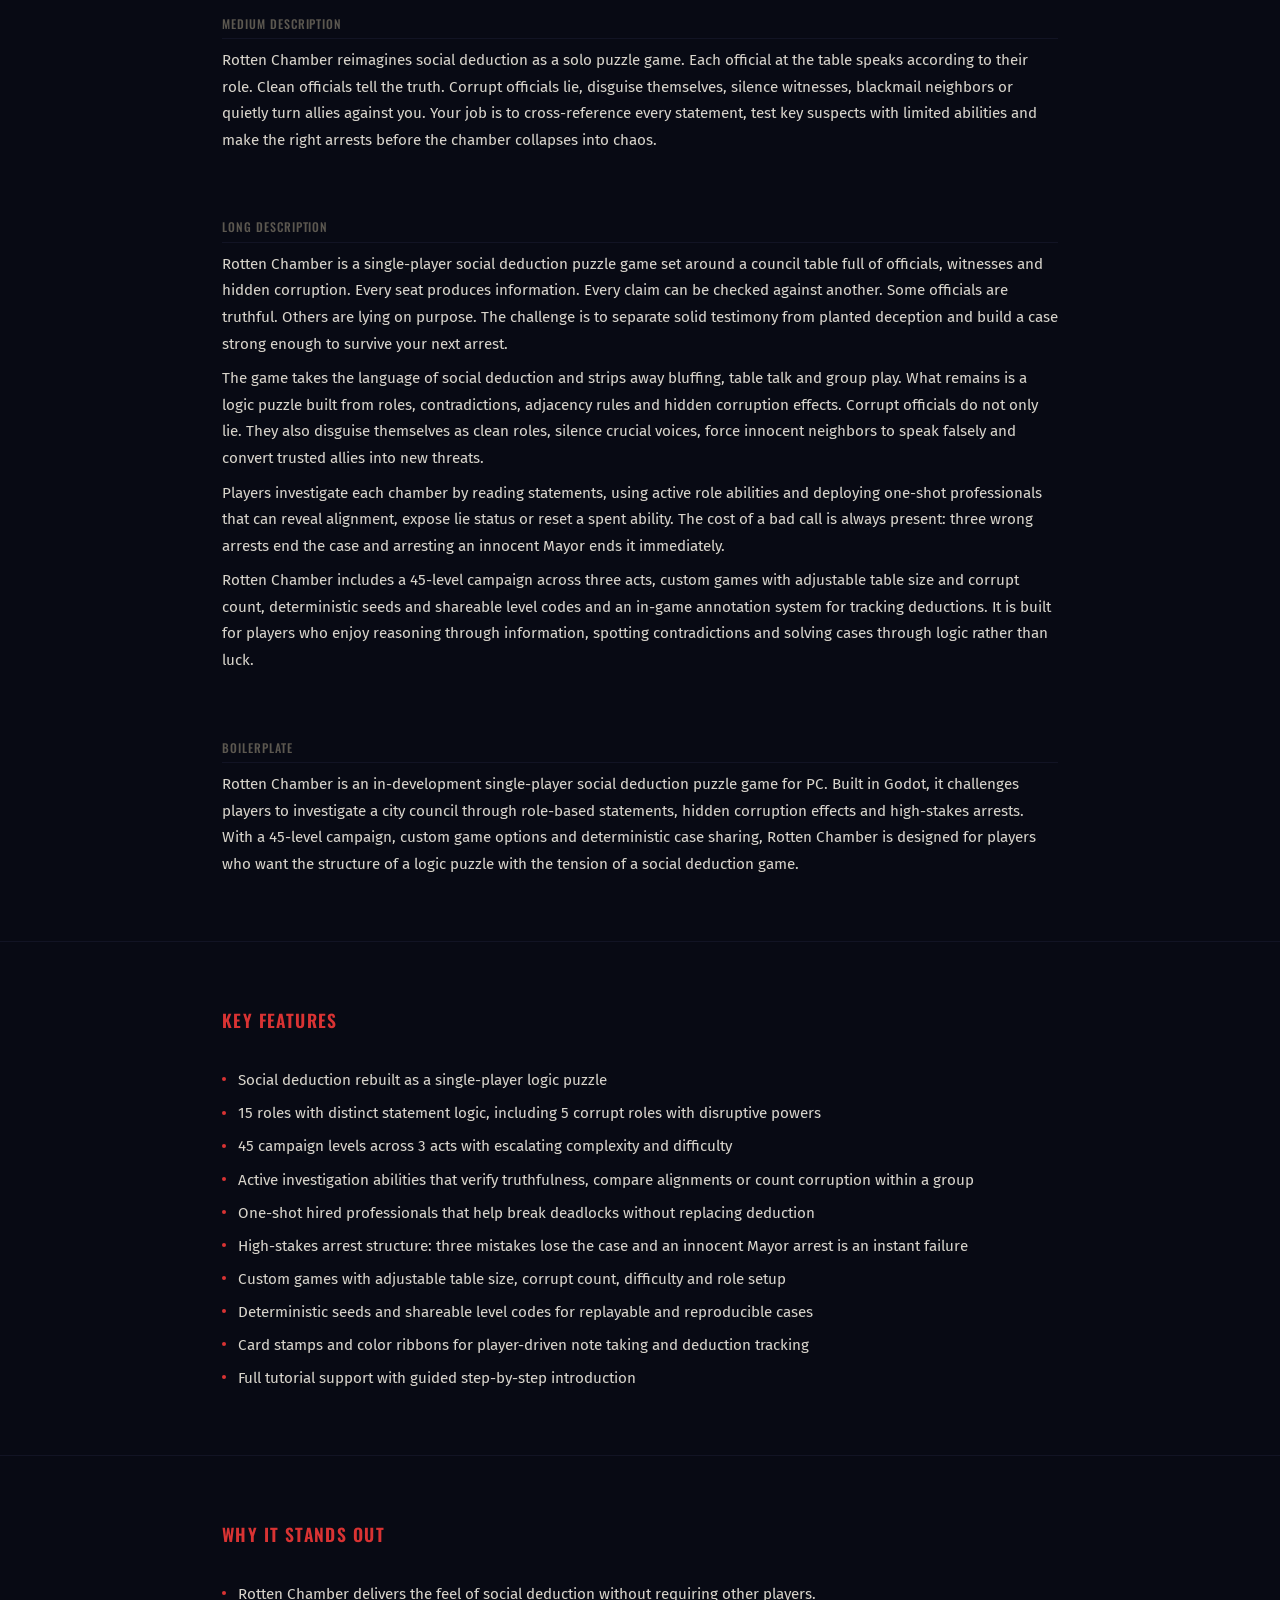
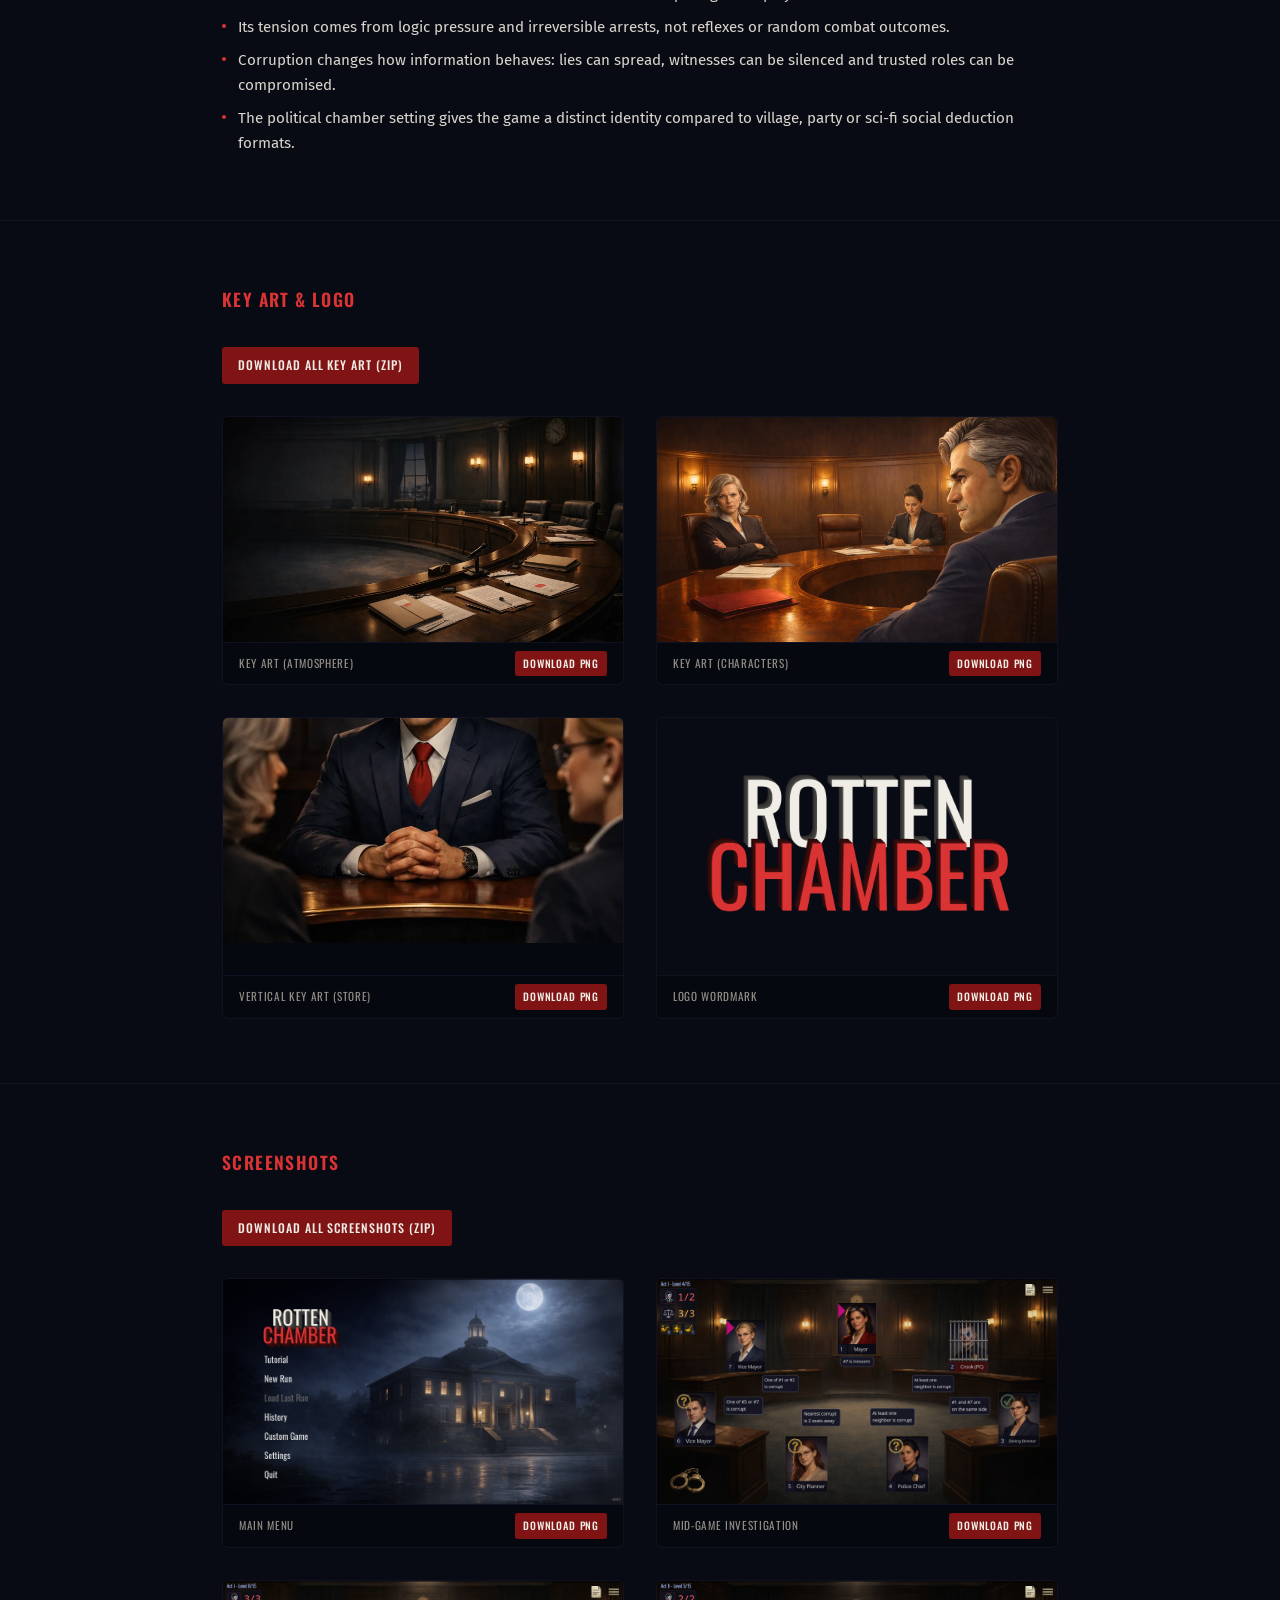
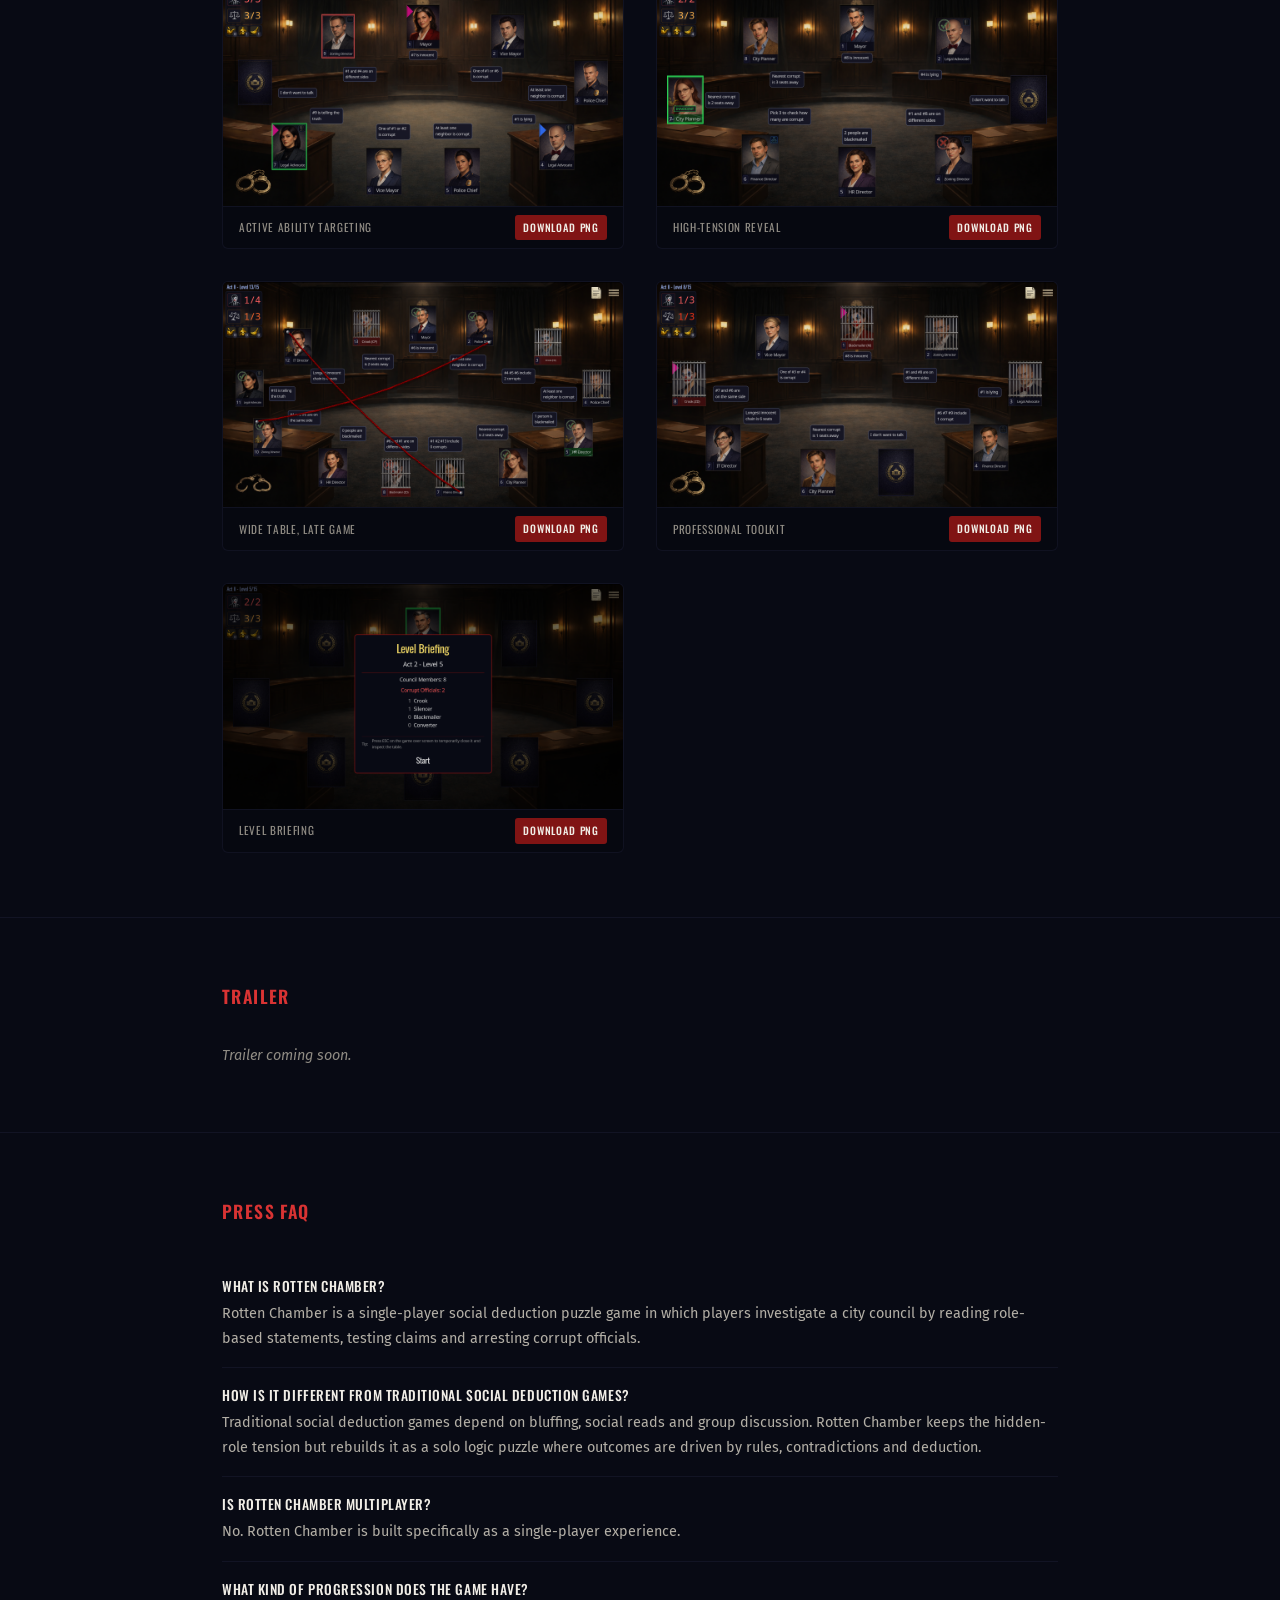
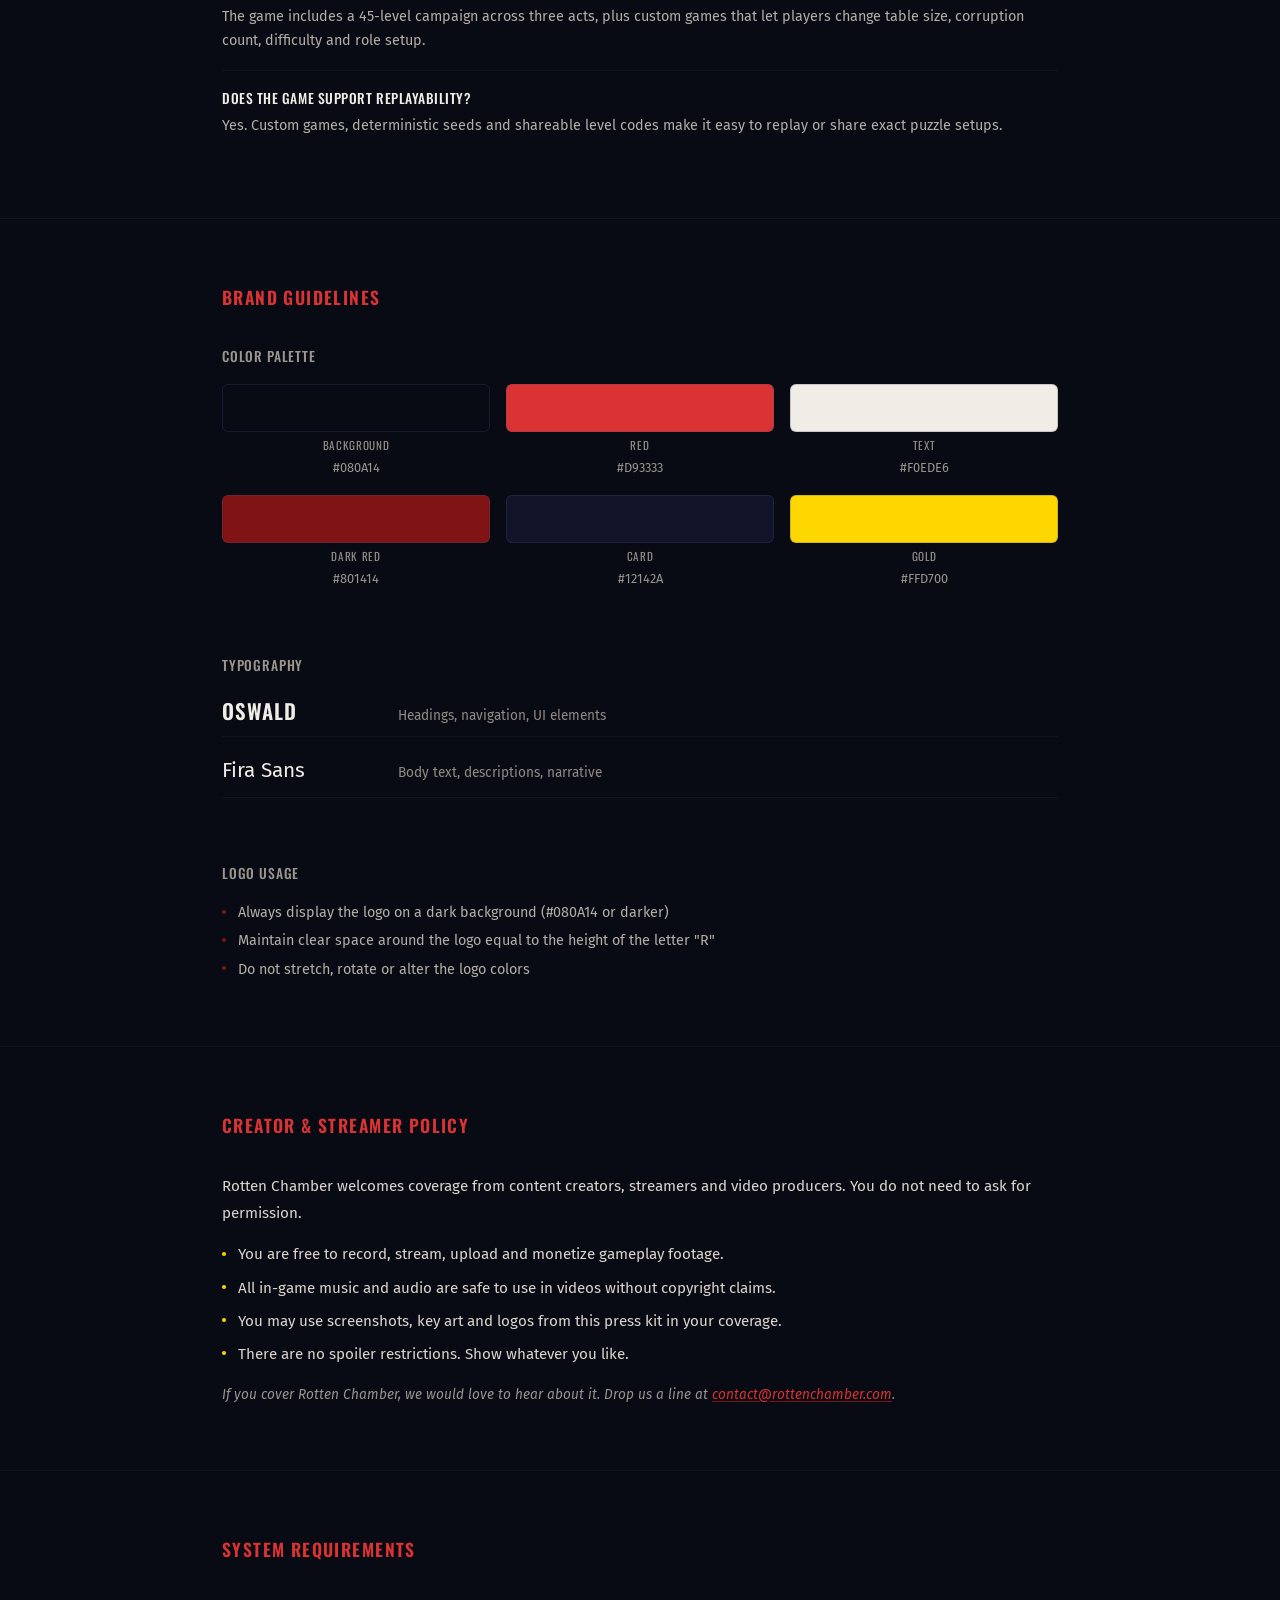
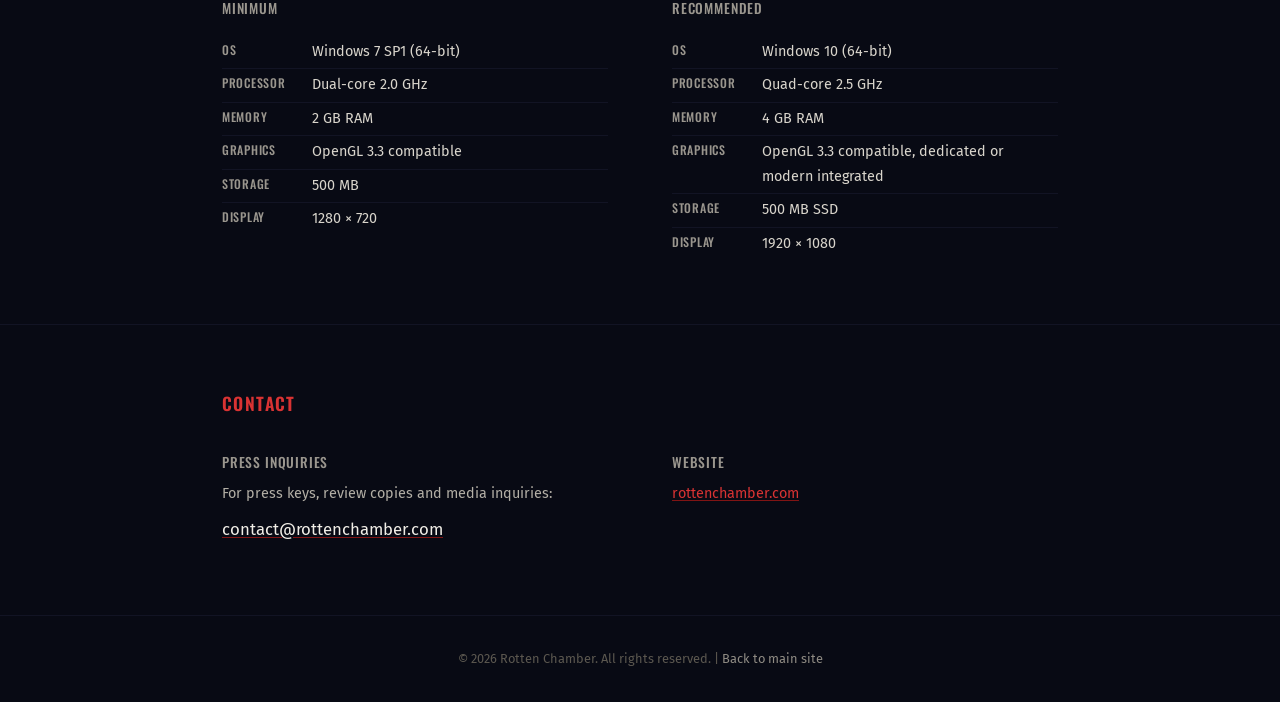
<file: presskit/index.html>
<!DOCTYPE html>
<html lang="en">

<head>
  <meta charset="UTF-8">
  <meta name="viewport" content="width=device-width, initial-scale=1.0">
  <title>Press Kit - Rotten Chamber | Single-Player Social Deduction Puzzle Game</title>
  <meta name="description"
    content="Press kit for Rotten Chamber. A single-player social deduction puzzle game where every lie follows a rule. Download key art, screenshots, logos and game information for media coverage.">
  <meta name="robots" content="index, follow">
  <link rel="canonical" href="https://rottenchamber.com/presskit/">

  <!-- Open Graph -->
  <meta property="og:title" content="Press Kit - Rotten Chamber">
  <meta property="og:description"
    content="Press kit for Rotten Chamber. Download key art, screenshots, logos and game information for media coverage.">
  <meta property="og:image" content="https://rottenchamber.com/assets/images/exclusive/derived/hero_key_art_og.png">
  <meta property="og:image:width" content="1200">
  <meta property="og:image:height" content="630">
  <meta property="og:image:type" content="image/png">
  <meta property="og:image:alt"
    content="Rotten Chamber key art: a dark civic chamber where corruption hides in plain sight">
  <meta property="og:url" content="https://rottenchamber.com/presskit/">
  <meta property="og:type" content="website">
  <meta property="og:site_name" content="Rotten Chamber">

  <!-- Twitter Card -->
  <meta name="twitter:card" content="summary_large_image">
  <meta name="twitter:title" content="Press Kit - Rotten Chamber">
  <meta name="twitter:description"
    content="Press kit for Rotten Chamber. Download key art, screenshots, logos and game information.">
  <meta name="twitter:image" content="https://rottenchamber.com/assets/images/exclusive/derived/hero_key_art_og.png">

  <meta name="theme-color" content="#080A14">

  <!-- Favicon -->
  <link rel="icon" type="image/png" href="../assets/images/favicon.png">

  <!-- Fonts -->
  <link rel="preconnect" href="https://fonts.googleapis.com">
  <link rel="preconnect" href="https://fonts.gstatic.com" crossorigin>
  <link
    href="https://fonts.googleapis.com/css2?family=Oswald:wght@300;400;500;600;700&family=Fira+Sans:ital,wght@0,300;0,400;0,500;0,600;1,300;1,400&display=swap"
    rel="stylesheet">

  <!-- Stylesheet -->
  <link rel="stylesheet" href="presskit.css">

  <!-- JSON-LD Structured Data -->
  <script type="application/ld+json">
  {
    "@context": "https://schema.org",
    "@type": "VideoGame",
    "name": "Rotten Chamber",
    "description": "A single-player social deduction puzzle game. Analyze statements, cross-reference clues and arrest the corrupt. 15 unique roles, 45 levels across three acts and pure logic-based deduction.",
    "url": "https://rottenchamber.com/",
    "image": "https://rottenchamber.com/assets/images/exclusive/derived/hero_key_art_og.png",
    "genre": ["Puzzle", "Social Deduction", "Logic"],
    "gamePlatform": "PC",
    "applicationCategory": "Game",
    "operatingSystem": "Windows",
    "numberOfPlayers": {
      "@type": "QuantitativeValue",
      "value": 1
    },
    "author": {
      "@type": "Organization",
      "name": "Cetin Games"
    },
    "inLanguage": "en",
    "keywords": "social deduction, social deduction game, single player social deduction, solo social deduction, social deduction puzzle, logic puzzle game, deduction game, press kit"
  }
  </script>
  <script type="application/ld+json">
  {
    "@context": "https://schema.org",
    "@type": "BreadcrumbList",
    "itemListElement": [
      {
        "@type": "ListItem",
        "position": 1,
        "name": "Home",
        "item": "https://rottenchamber.com/"
      },
      {
        "@type": "ListItem",
        "position": 2,
        "name": "Press Kit",
        "item": "https://rottenchamber.com/presskit/"
      }
    ]
  }
  </script>
</head>

<body>

  <!-- ═══ HEADER ═══════════════════════════════════════════════════════════ -->
  <header class="pk-header">
    <div class="pk-container">
      <a href="../" class="pk-header__back" data-i18n="presskit.back">&larr; rottenchamber.com</a>
      <div class="pk-header__title">
        <img src="../assets/images/exclusive/logo_wordmark_master.png" alt="Rotten Chamber" class="pk-header__logo">
        <span class="pk-header__label" data-i18n="presskit.title">Press Kit</span>
      </div>
    </div>
  </header>

  <!-- ═══ NAV ══════════════════════════════════════════════════════════════ -->
  <nav class="pk-nav" aria-label="Press kit sections">
    <div class="pk-container">
      <ul class="pk-nav__list">
        <li><a href="#overview" data-i18n="presskit.nav.overview">Overview</a></li>
        <li><a href="#description" data-i18n="presskit.nav.description">Description</a></li>
        <li><a href="#features" data-i18n="presskit.nav.features">Features</a></li>
        <li><a href="#key-art" data-i18n="presskit.nav.keyart">Key Art</a></li>
        <li><a href="#screenshots" data-i18n="presskit.nav.screenshots">Screenshots</a></li>
        <li><a href="#trailer" data-i18n="presskit.nav.trailer">Trailer</a></li>
        <li><a href="#press-faq" data-i18n="presskit.nav.faq">FAQ</a></li>
        <li><a href="#branding" data-i18n="presskit.nav.branding">Branding</a></li>
        <li><a href="#creator-policy" data-i18n="presskit.nav.creator">Creators</a></li>
        <li><a href="#system-requirements" data-i18n="presskit.nav.sysreq">Sys Req</a></li>
        <li><a href="#contact" data-i18n="presskit.nav.contact">Contact</a></li>
      </ul>
    </div>
  </nav>

  <main class="pk-main">

    <!-- ═══ FACT SHEET ════════════════════════════════════════════════════ -->
    <section class="pk-section" id="overview">
      <div class="pk-container">
        <h2 class="pk-section__title" data-i18n="presskit.overview.title">Game Overview</h2>
        <div class="pk-fact-sheet">
          <dl class="pk-facts">
            <div class="pk-facts__row">
              <dt data-i18n="presskit.fact.game">Game</dt>
              <dd>Rotten Chamber</dd>
            </div>
            <div class="pk-facts__row">
              <dt data-i18n="presskit.fact.genre">Genre</dt>
              <dd data-i18n="presskit.fact.genre_value">Single-player social deduction puzzle</dd>
            </div>
            <div class="pk-facts__row">
              <dt data-i18n="presskit.fact.platform">Platform</dt>
              <dd data-i18n="presskit.fact.platform_value">PC (Windows)</dd>
            </div>
            <div class="pk-facts__row">
              <dt data-i18n="presskit.fact.players">Players</dt>
              <dd>1</dd>
            </div>
            <div class="pk-facts__row">
              <dt data-i18n="presskit.fact.engine">Engine</dt>
              <dd>Godot 4.6</dd>
            </div>
            <div class="pk-facts__row">
              <dt data-i18n="presskit.fact.status">Status</dt>
              <dd data-i18n="presskit.fact.status_value">In development</dd>
            </div>
            <div class="pk-facts__row">
              <dt data-i18n="presskit.fact.release">Release</dt>
              <dd data-i18n="presskit.fact.release_value">To be announced</dd>
            </div>
            <div class="pk-facts__row">
              <dt data-i18n="presskit.fact.developer">Developer</dt>
              <dd data-i18n="presskit.fact.developer_value">Cetin Games</dd>
            </div>
            <div class="pk-facts__row">
              <dt data-i18n="presskit.fact.publisher">Publisher</dt>
              <dd data-i18n="presskit.fact.publisher_value">Cetin Games</dd>
            </div>
            <div class="pk-facts__row">
              <dt data-i18n="presskit.fact.languages">Languages</dt>
              <dd data-i18n="presskit.fact.languages_value">English (additional languages planned)</dd>
            </div>
            <div class="pk-facts__row">
              <dt data-i18n="presskit.fact.modes">Modes</dt>
              <dd data-i18n="presskit.fact.modes_value">45-level campaign, custom game, tutorial</dd>
            </div>
            <div class="pk-facts__row">
              <dt data-i18n="presskit.fact.table_size">Table Size</dt>
              <dd data-i18n="presskit.fact.table_size_value">5-15 officials</dd>
            </div>
            <div class="pk-facts__row">
              <dt data-i18n="presskit.fact.roles">Roles</dt>
              <dd data-i18n="presskit.fact.roles_value">15 total roles</dd>
            </div>
            <div class="pk-facts__row">
              <dt data-i18n="presskit.fact.website">Website</dt>
              <dd><a href="https://rottenchamber.com" class="pk-link">rottenchamber.com</a></dd>
            </div>
            <div class="pk-facts__row">
              <dt data-i18n="presskit.fact.press_contact">Press Contact</dt>
              <dd><a href="mailto:contact@rottenchamber.com" class="pk-link">contact@rottenchamber.com</a></dd>
            </div>
            <div class="pk-facts__row">
              <dt>Steam</dt>
              <dd><a href="https://store.steampowered.com/app/4559620/Rotten_Chamber/" target="_blank" rel="noopener"
                  class="pk-link" data-i18n="presskit.fact.steam_value">Store Page</a></dd>
            </div>
          </dl>
        </div>
      </div>
    </section>

    <!-- ═══ DESCRIPTION ══════════════════════════════════════════════════ -->
    <section class="pk-section" id="description">
      <div class="pk-container">
        <h2 class="pk-section__title" data-i18n="presskit.description.title">Description</h2>

        <div class="pk-description">
          <div class="pk-description__tier">
            <h3 data-i18n="presskit.description.ultra_short_title">Ultra Short</h3>
            <p data-i18n="presskit.description.ultra_short">A single-player social deduction puzzle game built around
              logic, contradictions and high-stakes arrests.</p>
          </div>

          <div class="pk-description__tier">
            <h3 data-i18n="presskit.description.short_title">Short Description</h3>
            <p data-i18n="presskit.description.short">Rotten Chamber is a single-player social deduction puzzle game.
              Analyze role-based statements around a council table, test your theories with targeted abilities and
              arrest every corrupt official before three wrong calls end the investigation.</p>
          </div>

          <div class="pk-description__tier">
            <h3 data-i18n="presskit.description.store_title">Store Description</h3>
            <p data-i18n="presskit.description.store">A single-player social deduction puzzle game where you read a
              corrupt city council through logic alone. Cross-check statements, use investigation abilities and arrest
              the corrupt before three mistakes or one bad Mayor arrest ends the case.</p>
          </div>

          <div class="pk-description__tier">
            <h3 data-i18n="presskit.description.medium_title">Medium Description</h3>
            <p data-i18n="presskit.description.medium">Rotten Chamber reimagines social deduction as a solo puzzle game.
              Each official at the table speaks according to their role. Clean officials tell the truth. Corrupt
              officials lie, disguise themselves, silence witnesses, blackmail neighbors or quietly turn allies against
              you. Your job is to cross-reference every statement, test key suspects with limited abilities and make the
              right arrests before the chamber collapses into chaos.</p>
          </div>

          <div class="pk-description__tier">
            <h3 data-i18n="presskit.description.long_title">Long Description</h3>
            <p data-i18n="presskit.description.long_p1">Rotten Chamber is a single-player social deduction puzzle game
              set around a council table full of officials, witnesses and hidden corruption. Every seat produces
              information. Every claim can be checked against another. Some officials are truthful. Others are lying on
              purpose. The challenge is to separate solid testimony from planted deception and build a case strong
              enough to survive your next arrest.</p>
            <p data-i18n="presskit.description.long_p2">The game takes the language of social deduction and strips away
              bluffing, table talk and group play. What remains is a logic puzzle built from roles, contradictions,
              adjacency rules and hidden corruption effects. Corrupt officials do not only lie. They also disguise
              themselves as clean roles, silence crucial voices, force innocent neighbors to speak falsely and convert
              trusted allies into new threats.</p>
            <p data-i18n="presskit.description.long_p3">Players investigate each chamber by reading statements, using
              active role abilities and deploying one-shot professionals that can reveal alignment, expose lie status or
              reset a spent ability. The cost of a bad call is always present: three wrong arrests end the case and
              arresting an innocent Mayor ends it immediately.</p>
            <p data-i18n="presskit.description.long_p4">Rotten Chamber includes a 45-level campaign across three acts,
              custom games with adjustable table size and corrupt count, deterministic seeds and shareable level codes
              and an in-game annotation system for tracking deductions. It is built for players who enjoy reasoning
              through information, spotting contradictions and solving cases through logic rather than luck.</p>
          </div>

          <div class="pk-description__tier">
            <h3 data-i18n="presskit.description.boilerplate_title">Boilerplate</h3>
            <p data-i18n="presskit.description.boilerplate">Rotten Chamber is an in-development single-player social
              deduction puzzle game for PC. Built in Godot, it challenges players to investigate a city council through
              role-based statements, hidden corruption effects and high-stakes arrests. With a 45-level campaign, custom
              game options and deterministic case sharing, Rotten Chamber is designed for players who want the structure
              of a logic puzzle with the tension of a social deduction game.</p>
          </div>
        </div>
      </div>
    </section>

    <!-- ═══ FEATURES ═════════════════════════════════════════════════════ -->
    <section class="pk-section" id="features">
      <div class="pk-container">
        <h2 class="pk-section__title" data-i18n="presskit.features.title">Key Features</h2>
        <ul class="pk-feature-list">
          <li data-i18n="presskit.features.f1">Social deduction rebuilt as a single-player logic puzzle</li>
          <li data-i18n="presskit.features.f2">15 roles with distinct statement logic, including 5 corrupt roles with
            disruptive powers</li>
          <li data-i18n="presskit.features.f3">45 campaign levels across 3 acts with escalating complexity and
            difficulty</li>
          <li data-i18n="presskit.features.f4">Active investigation abilities that verify truthfulness, compare
            alignments or count corruption within a group</li>
          <li data-i18n="presskit.features.f5">One-shot hired professionals that help break deadlocks without replacing
            deduction</li>
          <li data-i18n="presskit.features.f6">High-stakes arrest structure: three mistakes lose the case and an
            innocent Mayor arrest is an instant failure</li>
          <li data-i18n="presskit.features.f7">Custom games with adjustable table size, corrupt count, difficulty and
            role setup</li>
          <li data-i18n="presskit.features.f8">Deterministic seeds and shareable level codes for replayable and
            reproducible cases</li>
          <li data-i18n="presskit.features.f9">Card stamps and color ribbons for player-driven note taking and deduction
            tracking</li>
          <li data-i18n="presskit.features.f10">Full tutorial support with guided step-by-step introduction</li>
        </ul>
      </div>
    </section>

    <!-- ═══ WHY IT STANDS OUT ════════════════════════════════════════════ -->
    <section class="pk-section" id="why">
      <div class="pk-container">
        <h2 class="pk-section__title" data-i18n="presskit.why.title">Why It Stands Out</h2>
        <ul class="pk-feature-list pk-feature-list--standout">
          <li data-i18n="presskit.why.w1">Rotten Chamber delivers the feel of social deduction without requiring other
            players.</li>
          <li data-i18n="presskit.why.w2">Its tension comes from logic pressure and irreversible arrests, not reflexes
            or random combat outcomes.</li>
          <li data-i18n="presskit.why.w3">Corruption changes how information behaves: lies can spread, witnesses can be
            silenced and trusted roles can be compromised.</li>
          <li data-i18n="presskit.why.w4">The political chamber setting gives the game a distinct identity compared to
            village, party or sci-fi social deduction formats.</li>
        </ul>
      </div>
    </section>

    <!-- ═══ KEY ART & LOGO ═══════════════════════════════════════════════ -->
    <section class="pk-section" id="key-art">
      <div class="pk-container">
        <h2 class="pk-section__title" data-i18n="presskit.keyart.title">Key Art &amp; Logo</h2>

        <div class="pk-download-all">
          <a href="downloads/key-art-pack.zip" download class="pk-download pk-download--all"
            data-i18n="presskit.keyart.download_all">Download All Key Art (ZIP)</a>
        </div>

        <div class="pk-media-grid pk-media-grid--keyart">
          <figure class="pk-media-item">
            <a href="../assets/images/exclusive/hero_key_art_master.png" target="_blank">
              <img src="../assets/images/exclusive/hero_key_art_master.webp"
                alt="Atmospheric key art for Rotten Chamber, a shadowed civic chamber where corruption hides in plain sight"
                loading="lazy">
            </a>
            <figcaption>
              <span data-i18n="presskit.keyart.hero_label">Key Art (Atmosphere)</span>
              <a href="../assets/images/exclusive/hero_key_art_master.png" download class="pk-download"
                data-i18n="presskit.download">Download PNG</a>
            </figcaption>
          </figure>

          <figure class="pk-media-item">
            <a href="../assets/images/exclusive/key_art_characters_master.png" target="_blank">
              <img src="../assets/images/exclusive/key_art_characters_master.webp"
                alt="Character key art for Rotten Chamber, a tense confrontation between a seated Mayor and two officials across the council table"
                loading="lazy">
            </a>
            <figcaption>
              <span data-i18n="presskit.keyart.characters_label">Key Art (Characters)</span>
              <a href="../assets/images/exclusive/key_art_characters_master.png" download class="pk-download"
                data-i18n="presskit.download">Download PNG</a>
            </figcaption>
          </figure>

          <figure class="pk-media-item">
            <a href="../assets/images/exclusive/store-vertical-key-art.png" target="_blank">
              <img src="../assets/images/exclusive/store-vertical-key-art.webp"
                alt="Rotten Chamber vertical key art for store pages" loading="lazy">
            </a>
            <figcaption>
              <span data-i18n="presskit.keyart.vertical_label">Vertical Key Art (Store)</span>
              <a href="../assets/images/exclusive/store-vertical-key-art.png" download class="pk-download"
                data-i18n="presskit.download">Download PNG</a>
            </figcaption>
          </figure>

          <figure class="pk-media-item">
            <a href="../assets/images/exclusive/logo_wordmark_master.png" target="_blank">
              <img src="../assets/images/exclusive/logo_wordmark_master.png" alt="Rotten Chamber wordmark logo"
                loading="lazy" class="pk-media-item__logo">
            </a>
            <figcaption>
              <span data-i18n="presskit.keyart.logo_label">Logo Wordmark</span>
              <a href="../assets/images/exclusive/logo_wordmark_master.png" download class="pk-download"
                data-i18n="presskit.download">Download PNG</a>
            </figcaption>
          </figure>
        </div>
      </div>
    </section>

    <!-- ═══ SCREENSHOTS ══════════════════════════════════════════════════ -->
    <section class="pk-section" id="screenshots">
      <div class="pk-container">
        <h2 class="pk-section__title" data-i18n="presskit.screenshots.title">Screenshots</h2>

        <div class="pk-download-all">
          <a href="downloads/screenshots-pack.zip" download class="pk-download pk-download--all"
            data-i18n="presskit.screenshots.download_all">Download All Screenshots (ZIP)</a>
        </div>

        <div class="pk-media-grid pk-media-grid--screenshots">
          <figure class="pk-media-item">
            <a href="../assets/images/screenshots/main-menu.png" target="_blank">
              <img src="../assets/images/screenshots/main-menu.png"
                alt="Main menu artwork for Rotten Chamber, introducing the game's dark civic tone and dossier-inspired presentation"
                loading="lazy" width="1920" height="1080">
            </a>
            <figcaption>
              <span data-i18n="presskit.screenshots.s1">Main Menu</span>
              <a href="../assets/images/screenshots/main-menu.png" download class="pk-download"
                data-i18n="presskit.download">Download PNG</a>
            </figcaption>
          </figure>

          <figure class="pk-media-item">
            <a href="../assets/images/screenshots/hero-mid-investigation.png" target="_blank">
              <img src="../assets/images/screenshots/hero-mid-investigation.png"
                alt="A mid-game investigation with multiple open statements, visible deductions and earlier arrests already shaping the remaining suspect pool"
                loading="lazy" width="1920" height="1080">
            </a>
            <figcaption>
              <span data-i18n="presskit.screenshots.s2">Mid-game investigation</span>
              <a href="../assets/images/screenshots/hero-mid-investigation.png" download class="pk-download"
                data-i18n="presskit.download">Download PNG</a>
            </figcaption>
          </figure>

          <figure class="pk-media-item">
            <a href="../assets/images/screenshots/active-ability-targeting.png" target="_blank">
              <img src="../assets/images/screenshots/active-ability-targeting.png"
                alt="An active investigation ability in use, showing how players can target specific seats to test a theory instead of relying on guesswork"
                loading="lazy" width="1920" height="1080">
            </a>
            <figcaption>
              <span data-i18n="presskit.screenshots.s3">Active ability targeting</span>
              <a href="../assets/images/screenshots/active-ability-targeting.png" download class="pk-download"
                data-i18n="presskit.download">Download PNG</a>
            </figcaption>
          </figure>

          <figure class="pk-media-item">
            <a href="../assets/images/screenshots/high-tension-reveal.png" target="_blank">
              <img src="../assets/images/screenshots/high-tension-reveal.png"
                alt="A high-pressure late case where previous arrests, narrowing margins and revealed corruption create immediate risk around every next decision"
                loading="lazy" width="1920" height="1080">
            </a>
            <figcaption>
              <span data-i18n="presskit.screenshots.s4">High-tension reveal</span>
              <a href="../assets/images/screenshots/high-tension-reveal.png" download class="pk-download"
                data-i18n="presskit.download">Download PNG</a>
            </figcaption>
          </figure>

          <figure class="pk-media-item">
            <a href="../assets/images/screenshots/wide-table-late-game.png" target="_blank">
              <img src="../assets/images/screenshots/wide-table-late-game.png"
                alt="A larger chamber setup that highlights the game's expanding information network, role interplay and late-run deduction density"
                loading="lazy" width="1920" height="1080">
            </a>
            <figcaption>
              <span data-i18n="presskit.screenshots.s5">Wide table, late game</span>
              <a href="../assets/images/screenshots/wide-table-late-game.png" download class="pk-download"
                data-i18n="presskit.download">Download PNG</a>
            </figcaption>
          </figure>

          <figure class="pk-media-item">
            <a href="../assets/images/screenshots/professional-toolkit-usage.png" target="_blank">
              <img src="../assets/images/screenshots/professional-toolkit-usage.png"
                alt="One-shot hired professionals can expose hidden information or restore key tools when a case reaches a deadlock"
                loading="lazy" width="1920" height="1080">
            </a>
            <figcaption>
              <span data-i18n="presskit.screenshots.s6">Professional toolkit</span>
              <a href="../assets/images/screenshots/professional-toolkit-usage.png" download class="pk-download"
                data-i18n="presskit.download">Download PNG</a>
            </figcaption>
          </figure>

          <figure class="pk-media-item">
            <a href="../assets/images/screenshots/level-briefing.png" target="_blank">
              <img src="../assets/images/screenshots/level-briefing.png"
                alt="Pre-case briefing screen showing chamber size, corruption count and run structure before an investigation begins"
                loading="lazy" width="1920" height="1080">
            </a>
            <figcaption>
              <span data-i18n="presskit.screenshots.s7">Level briefing</span>
              <a href="../assets/images/screenshots/level-briefing.png" download class="pk-download"
                data-i18n="presskit.download">Download PNG</a>
            </figcaption>
          </figure>
        </div>
      </div>
    </section>

    <!-- ═══ TRAILER ══════════════════════════════════════════════════════ -->
    <section class="pk-section" id="trailer">
      <div class="pk-container">
        <h2 class="pk-section__title" data-i18n="presskit.trailer.title">Trailer</h2>
        <p class="pk-tba" data-i18n="presskit.trailer.coming_soon">Trailer coming soon.</p>
      </div>
    </section>

    <!-- ═══ PRESS FAQ ═════════════════════════════════════════════════════ -->
    <section class="pk-section" id="press-faq">
      <div class="pk-container">
        <h2 class="pk-section__title" data-i18n="presskit.faq.title">Press FAQ</h2>
        <dl class="pk-faq">
          <div class="pk-faq__item">
            <dt data-i18n="presskit.faq.q1">What is Rotten Chamber?</dt>
            <dd data-i18n="presskit.faq.a1">Rotten Chamber is a single-player social deduction puzzle game in which
              players investigate a city council by reading role-based statements, testing claims and arresting corrupt
              officials.</dd>
          </div>
          <div class="pk-faq__item">
            <dt data-i18n="presskit.faq.q2">How is it different from traditional social deduction games?</dt>
            <dd data-i18n="presskit.faq.a2">Traditional social deduction games depend on bluffing, social reads and
              group discussion. Rotten Chamber keeps the hidden-role tension but rebuilds it as a solo logic puzzle
              where outcomes are driven by rules, contradictions and deduction.</dd>
          </div>
          <div class="pk-faq__item">
            <dt data-i18n="presskit.faq.q3">Is Rotten Chamber multiplayer?</dt>
            <dd data-i18n="presskit.faq.a3">No. Rotten Chamber is built specifically as a single-player experience.</dd>
          </div>
          <div class="pk-faq__item">
            <dt data-i18n="presskit.faq.q4">What kind of progression does the game have?</dt>
            <dd data-i18n="presskit.faq.a4">The game includes a 45-level campaign across three acts, plus custom games
              that let players change table size, corruption count, difficulty and role setup.</dd>
          </div>
          <div class="pk-faq__item">
            <dt data-i18n="presskit.faq.q5">Does the game support replayability?</dt>
            <dd data-i18n="presskit.faq.a5">Yes. Custom games, deterministic seeds and shareable level codes make it
              easy to replay or share exact puzzle setups.</dd>
          </div>
        </dl>
      </div>
    </section>

    <!-- ═══ BRAND GUIDELINES ═════════════════════════════════════════════ -->
    <section class="pk-section" id="branding">
      <div class="pk-container">
        <h2 class="pk-section__title" data-i18n="presskit.branding.title">Brand Guidelines</h2>

        <div class="pk-branding">
          <div class="pk-branding__group">
            <h3 data-i18n="presskit.branding.colors_title">Color Palette</h3>
            <div class="pk-color-grid">
              <div class="pk-color-swatch">
                <div class="pk-color-swatch__sample" style="background: #080A14;"></div>
                <span class="pk-color-swatch__label">Background</span>
                <code class="pk-color-swatch__hex">#080A14</code>
              </div>
              <div class="pk-color-swatch">
                <div class="pk-color-swatch__sample" style="background: #D93333;"></div>
                <span class="pk-color-swatch__label">Red</span>
                <code class="pk-color-swatch__hex">#D93333</code>
              </div>
              <div class="pk-color-swatch">
                <div class="pk-color-swatch__sample" style="background: #F0EDE6;"></div>
                <span class="pk-color-swatch__label">Text</span>
                <code class="pk-color-swatch__hex">#F0EDE6</code>
              </div>
              <div class="pk-color-swatch">
                <div class="pk-color-swatch__sample" style="background: #801414;"></div>
                <span class="pk-color-swatch__label">Dark Red</span>
                <code class="pk-color-swatch__hex">#801414</code>
              </div>
              <div class="pk-color-swatch">
                <div class="pk-color-swatch__sample" style="background: #12142A;"></div>
                <span class="pk-color-swatch__label">Card</span>
                <code class="pk-color-swatch__hex">#12142A</code>
              </div>
              <div class="pk-color-swatch">
                <div class="pk-color-swatch__sample" style="background: #FFD700;"></div>
                <span class="pk-color-swatch__label">Gold</span>
                <code class="pk-color-swatch__hex">#FFD700</code>
              </div>
            </div>
          </div>

          <div class="pk-branding__group">
            <h3 data-i18n="presskit.branding.fonts_title">Typography</h3>
            <div class="pk-font-list">
              <div class="pk-font-item">
                <span class="pk-font-item__name pk-font-item__name--heading">Oswald</span>
                <span class="pk-font-item__role" data-i18n="presskit.branding.font_heading">Headings, navigation, UI
                  elements</span>
              </div>
              <div class="pk-font-item">
                <span class="pk-font-item__name pk-font-item__name--body">Fira Sans</span>
                <span class="pk-font-item__role" data-i18n="presskit.branding.font_body">Body text, descriptions,
                  narrative</span>
              </div>
            </div>
          </div>

          <div class="pk-branding__group">
            <h3 data-i18n="presskit.branding.usage_title">Logo Usage</h3>
            <ul class="pk-branding__rules">
              <li data-i18n="presskit.branding.rule1">Always display the logo on a dark background (#080A14 or darker)
              </li>
              <li data-i18n="presskit.branding.rule2">Maintain clear space around the logo equal to the height of the
                letter "R"</li>
              <li data-i18n="presskit.branding.rule3">Do not stretch, rotate or alter the logo colors</li>
            </ul>
          </div>
        </div>
      </div>
    </section>

    <!-- ═══ CREATOR / STREAMER POLICY ═════════════════════════════════════ -->
    <section class="pk-section" id="creator-policy">
      <div class="pk-container">
        <h2 class="pk-section__title" data-i18n="presskit.creator.title">Creator &amp; Streamer Policy</h2>
        <div class="pk-policy">
          <p class="pk-policy__summary" data-i18n="presskit.creator.summary">Rotten Chamber welcomes coverage from
            content creators, streamers and video producers. You do not need to ask for permission.</p>
          <ul class="pk-policy__list">
            <li data-i18n="presskit.creator.rule1">You are free to record, stream, upload and monetize gameplay footage.
            </li>
            <li data-i18n="presskit.creator.rule2">All in-game music and audio are safe to use in videos without
              copyright claims.</li>
            <li data-i18n="presskit.creator.rule3">You may use screenshots, key art and logos from this press kit in
              your coverage.</li>
            <li data-i18n="presskit.creator.rule4">There are no spoiler restrictions. Show whatever you like.</li>
          </ul>
          <p class="pk-policy__note" data-i18n="presskit.creator.note">If you cover Rotten Chamber, we would love to
            hear about it. Drop us a line at <a href="mailto:contact@rottenchamber.com"
              class="pk-link">contact@rottenchamber.com</a>.</p>
        </div>
      </div>
    </section>

    <!-- ═══ SYSTEM REQUIREMENTS ═════════════════════════════════════════ -->
    <section class="pk-section" id="system-requirements">
      <div class="pk-container">
        <h2 class="pk-section__title" data-i18n="presskit.sysreq.title">System Requirements</h2>
        <div class="pk-sysreq">
          <div class="pk-sysreq__column">
            <h3 data-i18n="presskit.sysreq.minimum_title">Minimum</h3>
            <dl class="pk-sysreq__list">
              <div class="pk-sysreq__row">
                <dt data-i18n="presskit.sysreq.os">OS</dt>
                <dd data-i18n="presskit.sysreq.min_os">Windows 7 SP1 (64-bit)</dd>
              </div>
              <div class="pk-sysreq__row">
                <dt data-i18n="presskit.sysreq.cpu">Processor</dt>
                <dd data-i18n="presskit.sysreq.min_cpu">Dual-core 2.0 GHz</dd>
              </div>
              <div class="pk-sysreq__row">
                <dt data-i18n="presskit.sysreq.ram">Memory</dt>
                <dd data-i18n="presskit.sysreq.min_ram">2 GB RAM</dd>
              </div>
              <div class="pk-sysreq__row">
                <dt data-i18n="presskit.sysreq.gpu">Graphics</dt>
                <dd data-i18n="presskit.sysreq.min_gpu">OpenGL 3.3 compatible</dd>
              </div>
              <div class="pk-sysreq__row">
                <dt data-i18n="presskit.sysreq.storage">Storage</dt>
                <dd data-i18n="presskit.sysreq.min_storage">500 MB</dd>
              </div>
              <div class="pk-sysreq__row">
                <dt data-i18n="presskit.sysreq.display">Display</dt>
                <dd data-i18n="presskit.sysreq.min_display">1280 &times; 720</dd>
              </div>
            </dl>
          </div>
          <div class="pk-sysreq__column">
            <h3 data-i18n="presskit.sysreq.recommended_title">Recommended</h3>
            <dl class="pk-sysreq__list">
              <div class="pk-sysreq__row">
                <dt data-i18n="presskit.sysreq.os">OS</dt>
                <dd data-i18n="presskit.sysreq.rec_os">Windows 10 (64-bit)</dd>
              </div>
              <div class="pk-sysreq__row">
                <dt data-i18n="presskit.sysreq.cpu">Processor</dt>
                <dd data-i18n="presskit.sysreq.rec_cpu">Quad-core 2.5 GHz</dd>
              </div>
              <div class="pk-sysreq__row">
                <dt data-i18n="presskit.sysreq.ram">Memory</dt>
                <dd data-i18n="presskit.sysreq.rec_ram">4 GB RAM</dd>
              </div>
              <div class="pk-sysreq__row">
                <dt data-i18n="presskit.sysreq.gpu">Graphics</dt>
                <dd data-i18n="presskit.sysreq.rec_gpu">OpenGL 3.3 compatible, dedicated or modern integrated</dd>
              </div>
              <div class="pk-sysreq__row">
                <dt data-i18n="presskit.sysreq.storage">Storage</dt>
                <dd data-i18n="presskit.sysreq.rec_storage">500 MB SSD</dd>
              </div>
              <div class="pk-sysreq__row">
                <dt data-i18n="presskit.sysreq.display">Display</dt>
                <dd data-i18n="presskit.sysreq.rec_display">1920 &times; 1080</dd>
              </div>
            </dl>
          </div>
        </div>
      </div>
    </section>

    <!-- ═══ ABOUT DEVELOPER (hidden until bio is ready) ════════════════ -->
    <!--
    <section class="pk-section" id="developer">
      <div class="pk-container">
        <h2 class="pk-section__title" data-i18n="presskit.developer.title">About the Developer</h2>
        <p data-i18n="presskit.developer.coming_soon">Cetin Games</p>
      </div>
    </section>
    -->

    <!-- ═══ CONTACT ══════════════════════════════════════════════════════ -->
    <section class="pk-section" id="contact">
      <div class="pk-container">
        <h2 class="pk-section__title" data-i18n="presskit.contact.title">Contact</h2>
        <div class="pk-contact">
          <div class="pk-contact__item">
            <h3 data-i18n="presskit.contact.press_title">Press Inquiries</h3>
            <p data-i18n="presskit.contact.press_info">For press keys, review copies and media inquiries:</p>
            <p class="pk-contact__email"><a href="mailto:contact@rottenchamber.com"
                class="pk-link">contact@rottenchamber.com</a></p>
          </div>
          <div class="pk-contact__item">
            <h3 data-i18n="presskit.contact.website_title">Website</h3>
            <p><a href="https://rottenchamber.com" class="pk-link">rottenchamber.com</a></p>
          </div>
        </div>
      </div>
    </section>

  </main>

  <!-- ═══ FOOTER ═════════════════════════════════════════════════════════ -->
  <footer class="pk-footer">
    <div class="pk-container">
      <p>&copy; 2026 Rotten Chamber. All rights reserved. | <a href="../" data-i18n="presskit.footer.back">Back to main
          site</a></p>
    </div>
  </footer>

  <!-- i18n Engine -->
  <script src="../js/i18n.js"></script>
</body>

</html>
</file>
<file: css/styles.css>
/* ═══════════════════════════════════════════════════════════════════════════
   ROTTEN CHAMBER — Website Stylesheet
   "Corruption Dossier" — Noir editorial / classified investigation aesthetic
   ═══════════════════════════════════════════════════════════════════════════ */

/* ─── Fonts ─────────────────────────────────────────────────────────────── */
/* Loaded via <link> in HTML head for performance (preconnect + display=swap) */

/* ─── CSS Custom Properties ─────────────────────────────────────────────── */
:root {
  /* Backgrounds — deep navy-black spectrum */
  --bg-void: #030408;
  --bg-deepest: #060810;
  --bg-primary: #080A14;
  --bg-elevated: #0D0F1A;
  --bg-card: #12142A;
  --bg-card-hover: #181B35;

  /* The Red — blood, danger, corruption */
  --red: #D93333;
  --red-dark: #801414;
  --red-deep: #4D0A0A;
  --red-bright: #FF5959;
  --red-glow: rgba(217, 51, 51, 0.15);
  --red-subtle: rgba(217, 51, 51, 0.06);

  /* Accent spectrum */
  --green: #4DFF66;
  --green-dim: rgba(77, 255, 102, 0.12);
  --blue: #8BA4D9;
  --blue-bright: #A6BFFF;
  --gold: #FFD700;
  --gold-muted: #C9A84C;
  --gold-dim: rgba(242, 217, 102, 0.25);

  /* Text — warm-tinted grays */
  --text-bright: #F0EDE6;
  --text-primary: #D9D5CC;
  --text-body: #B3AFA6;
  --text-muted: #9A968E;
  --text-dim: #908C84;
  --text-faint: #5C5850;
  --text-golden: #E6CC66;

  /* Borders & surfaces */
  --border-red: rgba(128, 20, 20, 0.5);
  --border-subtle: rgba(77, 77, 128, 0.25);
  --border-card: rgba(77, 77, 128, 0.15);
  --border-photo: rgba(200, 195, 180, 0.12);

  /* Spacing scale */
  --space-2xs: 0.125rem;
  --space-xs: 0.25rem;
  --space-sm: 0.5rem;
  --space-md: 1rem;
  --space-lg: 2rem;
  --space-xl: 4rem;
  --space-2xl: 6rem;
  --space-3xl: 8rem;
  --space-4xl: 12rem;

  /* Layout */
  --max-width: 1200px;
  --nav-height: 80px;
  --content-padding: clamp(1.25rem, 4vw, 2rem);

  /* Timing */
  --ease-out-expo: cubic-bezier(0.16, 1, 0.3, 1);
  --ease-out-quart: cubic-bezier(0.25, 1, 0.5, 1);
  --ease-in-out: cubic-bezier(0.4, 0, 0.2, 1);
  --duration-fast: 0.15s;
  --duration-normal: 0.3s;
  --duration-slow: 0.6s;
  --duration-dramatic: 1.2s;

  /* Radii */
  --radius-sm: 3px;
  --radius-md: 6px;
  --radius-lg: 10px;
}

/* ─── Accessibility ────────────────────────────────────────────────────── */
.skip-link {
  position: absolute;
  top: -100%;
  left: 16px;
  z-index: 10000;
  padding: 8px 16px;
  background: var(--gold);
  color: var(--bg-void);
  font-family: 'Oswald', sans-serif;
  font-weight: 600;
  text-decoration: none;
  border-radius: 0 0 4px 4px;
  transition: top var(--duration-fast) var(--ease-out-quart);
}

.skip-link:focus {
  top: 0;
}

a:focus-visible,
button:focus-visible,
[tabindex]:focus-visible {
  outline: 2px solid var(--gold);
  outline-offset: 2px;
}

.sr-only {
  position: absolute;
  width: 1px;
  height: 1px;
  padding: 0;
  margin: -1px;
  overflow: hidden;
  clip: rect(0, 0, 0, 0);
  white-space: nowrap;
  border: 0;
}

/* ─── Reset ─────────────────────────────────────────────────────────────── */
*, *::before, *::after {
  margin: 0;
  padding: 0;
  box-sizing: border-box;
}

::selection {
  background: rgba(217, 51, 51, 0.3);
  color: var(--text-bright);
}

::-moz-selection {
  background: rgba(217, 51, 51, 0.3);
  color: var(--text-bright);
}

html {
  scroll-behavior: smooth;
  scroll-padding-top: var(--nav-height);
}

body {
  font-family: 'Fira Sans', sans-serif;
  background-color: var(--bg-void);
  color: var(--text-body);
  line-height: 1.75;
  font-size: 1.0625rem;
  font-weight: 400;
  overflow-x: hidden;
  -webkit-font-smoothing: antialiased;
  -moz-osx-font-smoothing: grayscale;
}

/* Film grain — noir texture across entire page */
body::after {
  content: '';
  position: fixed;
  inset: 0;
  pointer-events: none;
  z-index: 9999;
  opacity: 0.028;
  background-image: url("data:image/svg+xml,%3Csvg viewBox='0 0 512 512' xmlns='http://www.w3.org/2000/svg'%3E%3Cfilter id='n'%3E%3CfeTurbulence type='fractalNoise' baseFrequency='0.75' numOctaves='4' stitchTiles='stitch'/%3E%3C/filter%3E%3Crect width='100%25' height='100%25' filter='url(%23n)'/%3E%3C/svg%3E");
  background-repeat: repeat;
  background-size: 512px 512px;
}

img {
  max-width: 100%;
  height: auto;
  display: block;
}

a {
  color: var(--blue);
  text-decoration: none;
  transition: color var(--duration-fast) ease;
}

a:hover {
  color: var(--text-bright);
}

::selection {
  background: var(--red);
  color: #fff;
}

/* ─── Typography ────────────────────────────────────────────────────────── */
h1, h2, h3, h4, h5, h6 {
  font-family: 'Oswald', 'Arial Narrow', sans-serif;
  font-weight: 600;
  line-height: 1.1;
  text-transform: uppercase;
  letter-spacing: 0.04em;
  color: var(--text-bright);
}

h2 {
  font-size: clamp(1.6rem, 3.5vw, 2.5rem);
  font-weight: 500;
}

h3 {
  font-size: clamp(1.1rem, 2vw, 1.35rem);
  font-weight: 500;
}

h4 {
  font-size: 0.95rem;
  font-weight: 400;
  letter-spacing: 0.08em;
}

.section-subtitle {
  font-family: 'Fira Sans', sans-serif;
  font-size: clamp(0.95rem, 1.8vw, 1.15rem);
  color: var(--text-body);
  text-transform: none;
  letter-spacing: 0;
  font-weight: 400;
  font-style: italic;
  max-width: 560px;
}

/* ─── Layout ────────────────────────────────────────────────────────────── */
.container {
  width: 100%;
  max-width: var(--max-width);
  margin: 0 auto;
  padding: 0 var(--content-padding);
}

section {
  padding: var(--space-3xl) 0;
  position: relative;
}

/* Red hairline between sections */
section + section::after {
  content: '';
  position: absolute;
  top: 0;
  left: 50%;
  transform: translateX(-50%);
  width: min(200px, 30vw);
  height: 1px;
  background: linear-gradient(to right, transparent, var(--red-dark), transparent);
}

.section-header {
  margin-bottom: var(--space-xl);
}

.section-header h2 {
  margin-bottom: var(--space-xs);
}

.section-header .section-subtitle {
  margin: 0;
}

.section-intro {
  max-width: 640px;
  margin: var(--space-md) auto 0;
  text-align: center;
  font-size: 0.95rem;
  color: var(--text-body);
  line-height: 1.6;
}

.section-divider {
  width: 100%;
  height: 20px;
  position: relative;
  margin: var(--space-sm) 0;
}

.section-divider::before {
  content: '';
  position: absolute;
  top: 50%;
  left: 0;
  width: 50px;
  height: 1px;
  background: linear-gradient(to right, var(--red-dark), transparent);
}

.section-divider::after {
  content: '\2666';
  position: absolute;
  left: 0;
  top: 50%;
  transform: translate(-2px, -50%);
  font-size: 0.45rem;
  color: var(--red-dark);
}

/* Centered section headers */
.section-header--center {
  text-align: center;
}

.section-header--center .section-divider::before {
  left: 50%;
  transform: translateX(-50%);
  width: 80px;
  background: linear-gradient(to right, transparent, var(--red-dark), transparent);
}

.section-header--center .section-divider::after {
  left: 50%;
  transform: translate(-50%, -50%);
}

.section-header--center .section-subtitle {
  margin: 0 auto;
}

/* ─── Nav ───────────────────────────────────────────────────────────────── */
.nav {
  position: fixed;
  top: 0;
  left: 0;
  right: 0;
  height: var(--nav-height);
  z-index: 1000;
  display: flex;
  align-items: center;
  padding: 0 var(--content-padding);
  transition: all var(--duration-normal) ease;
  background-color: transparent;
}

.nav.scrolled {
  background-color: rgba(3, 4, 8, 0.92);
  backdrop-filter: blur(16px) saturate(1.2);
  -webkit-backdrop-filter: blur(16px) saturate(1.2);
  box-shadow:
    0 1px 0 rgba(128, 20, 20, 0.3),
    0 4px 24px rgba(0, 0, 0, 0.4);
}

.nav__inner {
  display: flex;
  align-items: center;
  justify-content: space-between;
  width: 100%;
  max-width: var(--max-width);
  margin: 0 auto;
}

.nav__brand {
  display: flex;
  align-items: center;
  gap: 12px;
  text-decoration: none;
}

.nav__logo {
  width: 52px;
  height: 52px;
  border-radius: 50%;
  opacity: 0.9;
  transition: opacity var(--duration-normal) ease, transform 0.6s var(--ease-out-expo);
}

.nav__brand:hover .nav__logo {
  opacity: 1;
  transform: rotate(180deg);
}

.nav__title {
  font-family: 'Oswald', sans-serif;
  font-size: 0.95rem;
  font-weight: 500;
  color: var(--text-primary);
  text-transform: uppercase;
  letter-spacing: 0.08em;
}

.nav__wordmark {
  height: 40px;
  width: auto;
  display: block;
  filter: drop-shadow(0 1px 2px rgba(0, 0, 0, 0.3));
  transition: filter var(--duration-fast) ease;
}

.nav__brand:hover .nav__wordmark {
  filter: drop-shadow(0 1px 4px rgba(217, 51, 51, 0.25));
}

.nav__links {
  display: flex;
  align-items: center;
  gap: var(--space-lg);
  list-style: none;
}

.nav__link {
  font-family: 'Oswald', sans-serif;
  font-size: 0.78rem;
  font-weight: 400;
  text-transform: uppercase;
  letter-spacing: 0.1em;
  color: var(--text-muted);
  text-decoration: none;
  transition: color var(--duration-fast) ease;
  position: relative;
  padding: 4px 0;
}

.nav__link:hover,
.nav__link.active {
  color: var(--text-primary);
}

.nav__link::after {
  content: '';
  position: absolute;
  bottom: 0;
  left: 0;
  width: 0;
  height: 1px;
  background: var(--red);
  transition: width var(--duration-normal) var(--ease-out-expo);
}

.nav__link:hover::after,
.nav__link.active::after {
  width: 100%;
}

.nav__actions {
  display: flex;
  align-items: center;
  gap: var(--space-md);
}

/* Language Switcher */
.lang-switcher {
  position: relative;
  font-family: 'Oswald', sans-serif;
  font-size: 0.72rem;
  text-transform: uppercase;
  letter-spacing: 0.1em;
}

.lang-switcher__current {
  display: flex;
  align-items: center;
  gap: 4px;
  color: var(--text-muted);
  cursor: pointer;
  padding: 4px 8px;
  border: 1px solid transparent;
  border-radius: var(--radius-sm);
  background: transparent;
  font: inherit;
  transition: all var(--duration-fast) ease;
}

.lang-switcher__current:hover {
  color: var(--text-primary);
  border-color: var(--border-subtle);
}

.lang-switcher__arrow {
  font-size: 0.55rem;
  transition: transform var(--duration-fast) ease;
}

.lang-switcher.open .lang-switcher__arrow {
  transform: rotate(180deg);
}

.lang-switcher__dropdown {
  position: absolute;
  top: 100%;
  right: 0;
  margin-top: 4px;
  background: var(--bg-elevated);
  border: 1px solid var(--border-subtle);
  border-radius: var(--radius-sm);
  overflow: hidden;
  opacity: 0;
  visibility: hidden;
  transform: translateY(-6px);
  transition: all var(--duration-fast) ease;
  min-width: 110px;
}

.lang-switcher.open .lang-switcher__dropdown {
  opacity: 1;
  visibility: visible;
  transform: translateY(0);
}

.lang-switcher__option {
  display: block;
  width: 100%;
  padding: 8px 14px;
  color: var(--text-muted);
  background: transparent;
  border: none;
  font: inherit;
  text-align: left;
  cursor: pointer;
  transition: all var(--duration-fast) ease;
}

.lang-switcher__option:hover {
  background: var(--red-subtle);
  color: var(--text-primary);
}

.lang-switcher__option.active {
  color: var(--red);
}

/* Mobile menu toggle */
.nav__mobile-toggle {
  display: none;
  background: none;
  border: none;
  cursor: pointer;
  padding: 8px;
  color: var(--text-muted);
  font-size: 1.4rem;
  line-height: 1;
}

/* ─── Buttons ───────────────────────────────────────────────────────────── */
.btn {
  display: inline-flex;
  align-items: center;
  justify-content: center;
  gap: 8px;
  font-family: 'Oswald', sans-serif;
  font-size: 0.85rem;
  font-weight: 500;
  text-transform: uppercase;
  letter-spacing: 0.08em;
  padding: 12px 28px;
  border: none;
  border-radius: var(--radius-sm);
  cursor: pointer;
  transition: all var(--duration-fast) ease;
  text-decoration: none;
  line-height: 1;
  position: relative;
}

.btn--primary {
  background: var(--red);
  color: #fff;
  border: 1px solid var(--red);
}

.btn--primary:hover {
  background: #c42e2e;
  color: #fff;
  transform: translateY(-1px);
  box-shadow: 0 4px 24px rgba(217, 51, 51, 0.3);
}

.btn--secondary {
  background: transparent;
  color: var(--text-muted);
  border: 1px solid var(--border-subtle);
}

.btn--secondary:hover {
  color: var(--text-primary);
  border-color: var(--text-dim);
}

.btn--disabled {
  opacity: 0.4;
  cursor: not-allowed;
  pointer-events: none;
}

.btn--sm {
  font-size: 0.75rem;
  padding: 8px 18px;
}

.btn__badge {
  font-size: 0.6rem;
  background: rgba(255, 255, 255, 0.12);
  padding: 2px 6px;
  border-radius: 2px;
  font-weight: 400;
  letter-spacing: 0.05em;
}

/* ─── Hero ──────────────────────────────────────────────────────────────── */
.hero {
  min-height: 100vh;
  min-height: 100dvh;
  display: flex;
  align-items: center;
  position: relative;
  overflow: hidden;
  padding-top: var(--nav-height);
}

.hero__bg {
  position: absolute;
  inset: 0;
  background-image: url('../assets/images/exclusive/hero_key_art_master.webp');
  background-image: image-set(
    url('../assets/images/exclusive/hero_key_art_master.webp') type('image/webp'),
    url('../assets/images/exclusive/hero_key_art_master.png') type('image/png')
  );
  background-size: cover;
  background-position: center 30%;
  background-repeat: no-repeat;
  animation: hero-breathe 10s ease-in-out infinite;
  transform-origin: center;
}

.hero__vignette {
  position: absolute;
  inset: 0;
  background:
    /* Strong left edge for text readability */
    linear-gradient(90deg, rgba(3, 4, 8, 0.7) 0%, rgba(3, 4, 8, 0.3) 35%, transparent 60%),
    /* Bottom fade */
    linear-gradient(to top, var(--bg-deepest) 0%, transparent 40%),
    /* Overall vignette */
    radial-gradient(ellipse at 60% 50%, transparent 20%, rgba(3, 4, 8, 0.5) 70%, rgba(3, 4, 8, 0.85) 100%);
  pointer-events: none;
}

.hero__fog {
  position: absolute;
  inset: 0;
  pointer-events: none;
}

.hero__fog-layer {
  position: absolute;
  inset: 0;
  opacity: 0;
  background: linear-gradient(
    90deg,
    transparent 20%,
    rgba(140, 150, 170, 0.03) 50%,
    rgba(140, 150, 170, 0.06) 75%,
    transparent 100%
  );
  animation: fog-drift 30s ease-in-out infinite;
}

.hero__fog-layer:nth-child(2) {
  animation-duration: 40s;
  animation-delay: -15s;
  opacity: 0;
  background: linear-gradient(
    -90deg,
    transparent 30%,
    rgba(140, 150, 170, 0.02) 60%,
    rgba(140, 150, 170, 0.04) 80%,
    transparent 100%
  );
  animation-name: fog-drift-reverse;
}

.hero__particles {
  position: absolute;
  inset: 0;
  pointer-events: none;
}


/* Hero content — LEFT ALIGNED for asymmetric composition */
.hero__content {
  position: relative;
  z-index: 2;
  padding: var(--space-xl) var(--content-padding);
  max-width: var(--max-width);
  width: 100%;
  margin: 0 auto;
}

.hero__badge {
  display: inline-block;
  font-family: 'Oswald', sans-serif;
  font-size: 0.65rem;
  font-weight: 400;
  text-transform: uppercase;
  letter-spacing: 0.2em;
  color: var(--text-golden);
  border: 1px solid var(--gold-dim);
  padding: 5px 16px;
  border-radius: 1px;
  margin-bottom: var(--space-lg);
  transform: rotate(-1deg);
  opacity: 0;
  animation: hero-element-in 0.8s var(--ease-out-expo) forwards 0.2s;
}

.hero__title {
  margin-bottom: var(--space-md);
  max-width: 600px;
  opacity: 0;
  animation: hero-title-in 1s var(--ease-out-expo) forwards 0.5s;
}

.hero__logo {
  display: block;
  width: clamp(280px, 40vw, 520px);
  height: auto;
  filter: drop-shadow(0 0 40px rgba(217, 51, 51, 0.15)) drop-shadow(0 4px 20px rgba(0, 0, 0, 0.5));
}

.hero__title-line {
  display: block;
}

.hero__title-accent {
  color: var(--red);
  text-shadow: 0 0 60px rgba(217, 51, 51, 0.2);
}

.hero__tagline {
  font-family: 'Fira Sans', sans-serif;
  font-size: clamp(1rem, 2.2vw, 1.3rem);
  font-weight: 400;
  color: var(--text-primary);
  font-style: italic;
  text-shadow: 0 1px 8px rgba(0, 0, 0, 0.6);
  margin-bottom: var(--space-xs);
  max-width: 480px;
  opacity: 0;
  animation: hero-element-in 0.8s var(--ease-out-expo) forwards 0.9s;
}

.hero__subtitle {
  font-family: 'Oswald', sans-serif;
  font-size: clamp(0.7rem, 1.2vw, 0.82rem);
  font-weight: 400;
  text-transform: uppercase;
  letter-spacing: 0.18em;
  color: var(--text-body);
  text-shadow: 0 1px 6px rgba(0, 0, 0, 0.6);
  margin-bottom: var(--space-xl);
  opacity: 0;
  animation: hero-element-in 0.8s var(--ease-out-expo) forwards 1.2s;
}

.hero__actions {
  display: flex;
  gap: var(--space-md);
  flex-wrap: wrap;
  opacity: 0;
  animation: hero-element-in 0.8s var(--ease-out-expo) forwards 1.5s;
}

.btn__icon {
  vertical-align: -0.15em;
  margin-right: 0.4em;
  flex-shrink: 0;
}

.hero__bottom-fade {
  position: absolute;
  bottom: 0;
  left: 0;
  right: 0;
  height: 160px;
  background: linear-gradient(to bottom, transparent, var(--bg-deepest));
  pointer-events: none;
  z-index: 1;
}

.hero__scroll-hint {
  position: absolute;
  bottom: var(--space-lg);
  left: var(--content-padding);
  z-index: 2;
  color: var(--text-dim);
  font-family: 'Oswald', sans-serif;
  font-size: 0.6rem;
  text-transform: uppercase;
  letter-spacing: 0.2em;
  writing-mode: vertical-lr;
  opacity: 0;
  animation:
    hero-element-in 0.8s var(--ease-out-expo) forwards 2s,
    scroll-hint-pulse 3s ease-in-out infinite 3s;
}

.hero__scroll-hint::after {
  content: '';
  display: block;
  width: 1px;
  height: 40px;
  background: linear-gradient(to bottom, var(--text-dim), transparent);
  margin-top: 8px;
}

/* Case label — decorative dossier element */
.hero__case-label {
  position: absolute;
  bottom: var(--space-lg);
  right: var(--content-padding);
  z-index: 2;
  font-family: 'Oswald', sans-serif;
  font-size: 0.55rem;
  font-weight: 300;
  text-transform: uppercase;
  letter-spacing: 0.15em;
  color: var(--text-dim);
  text-align: right;
  line-height: 1.6;
  opacity: 0;
  animation: hero-element-in 0.8s var(--ease-out-expo) forwards 2.2s;
}

/* ─── Screenshots ──────────────────────────────────────────────────────── */
.screenshots {
  background: var(--bg-deepest);
  overflow: hidden;
  position: relative;
}

.screenshots::before {
  content: '';
  position: absolute;
  inset: 0;
  background-image: url('../assets/images/exclusive/page-background.webp');
  background-image: image-set(
    url('../assets/images/exclusive/page-background.webp') type('image/webp'),
    url('../assets/images/exclusive/page-background.png') type('image/png')
  );
  background-size: cover;
  background-position: center;
  background-repeat: no-repeat;
  opacity: 0.04;
  pointer-events: none;
}

/* ── Evidence Board Layout ── */
.screenshots__board {
  display: grid;
  grid-template-columns: repeat(3, 1fr);
  gap: var(--space-lg);
  padding: var(--space-md) 0;
}

.screenshot {
  position: relative;
  cursor: pointer;
  background: rgba(20, 18, 14, 0.6);
  border: 1px solid rgba(180, 170, 150, 0.1);
  padding: 8px;
  box-shadow: 0 4px 16px rgba(0, 0, 0, 0.4);
  transition: transform var(--duration-normal) var(--ease-out-quart),
              box-shadow var(--duration-normal) ease,
              border-color var(--duration-normal) ease;
}

/* Subtle rotation for evidence-pinned feel */
.screenshot:nth-child(1) { transform: rotate(-1.2deg); }
.screenshot:nth-child(2) { transform: rotate(0.6deg); }
.screenshot:nth-child(3) { transform: rotate(-0.4deg); }
.screenshot:nth-child(4) { transform: rotate(0.8deg); }
.screenshot:nth-child(5) { transform: rotate(-0.7deg); }
.screenshot:nth-child(6) { transform: rotate(0.3deg); }

/* Pin */
.screenshot__pin {
  position: absolute;
  top: -6px;
  left: 50%;
  transform: translateX(-50%);
  width: 14px;
  height: 14px;
  border-radius: 50%;
  background: radial-gradient(circle at 40% 35%, #c43030, #6b1010);
  box-shadow: 0 2px 6px rgba(0, 0, 0, 0.6), inset 0 1px 2px rgba(255, 255, 255, 0.15);
  z-index: 2;
}

.screenshot__pin::after {
  content: '';
  position: absolute;
  top: 3px;
  left: 4px;
  width: 4px;
  height: 4px;
  border-radius: 50%;
  background: rgba(255, 255, 255, 0.3);
}

/* Hover */
.screenshot:hover {
  transform: rotate(0deg) translateY(-4px) scale(1.02);
  border-color: rgba(217, 51, 51, 0.4);
  box-shadow: 0 12px 40px rgba(0, 0, 0, 0.5), 0 0 20px rgba(217, 51, 51, 0.1);
  z-index: 3;
}

/* Image */
.screenshot__img {
  width: 100%;
  height: auto;
  display: block;
  transition: filter var(--duration-normal) ease;
  filter: saturate(0.85) brightness(0.95);
}

.screenshot:hover .screenshot__img {
  filter: saturate(1) brightness(1);
}

/* ── Lightbox ── */
.lightbox {
  display: none;
  position: fixed;
  inset: 0;
  z-index: 9999;
  background: rgba(3, 4, 8, 0.95);
  backdrop-filter: blur(8px);
  align-items: center;
  justify-content: center;
  flex-direction: column;
  gap: var(--space-md);
  padding: var(--space-xl) var(--space-lg);
  opacity: 0;
  transition: opacity var(--duration-normal) ease;
}

.lightbox.active {
  display: flex;
  opacity: 1;
}

.lightbox__img {
  max-width: 90vw;
  max-height: 75vh;
  object-fit: contain;
  border: 1px solid rgba(180, 170, 150, 0.12);
  box-shadow: 0 16px 64px rgba(0, 0, 0, 0.6);
  animation: lightbox-zoom-in 0.3s var(--ease-out-expo) forwards;
}

@keyframes lightbox-zoom-in {
  from { transform: scale(0.92); opacity: 0; }
  to   { transform: scale(1); opacity: 1; }
}

.lightbox__caption {
  display: none;
}

.lightbox__counter {
  font-family: 'Oswald', sans-serif;
  font-size: 0.7rem;
  font-weight: 300;
  text-transform: uppercase;
  letter-spacing: 0.15em;
  color: var(--text-dim);
}

.lightbox__close {
  position: absolute;
  top: var(--space-md);
  right: var(--space-lg);
  background: none;
  border: none;
  color: var(--text-muted);
  font-size: 2rem;
  cursor: pointer;
  line-height: 1;
  padding: var(--space-sm);
  transition: color var(--duration-fast) ease;
  z-index: 2;
}

.lightbox__close:hover {
  color: var(--text-bright);
}

.lightbox__prev,
.lightbox__next {
  position: absolute;
  top: 50%;
  transform: translateY(-50%);
  background: none;
  border: 1px solid rgba(180, 170, 150, 0.1);
  color: var(--text-muted);
  font-size: 2rem;
  cursor: pointer;
  padding: 8px 14px;
  line-height: 1;
  transition: color var(--duration-fast) ease, border-color var(--duration-fast) ease;
  z-index: 2;
}

.lightbox__prev { left: var(--space-md); }
.lightbox__next { right: var(--space-md); }

.lightbox__prev:hover,
.lightbox__next:hover {
  color: var(--text-bright);
  border-color: rgba(217, 51, 51, 0.3);
}

/* ─── How to Play ──────────────────────────────────────────────────────── */
.how-to-play {
  background: var(--bg-primary);
}

.steps {
  display: grid;
  grid-template-columns: repeat(4, 1fr);
  gap: 0;
  position: relative;
  list-style: none;
}

/* Connecting line behind steps */
.steps::before {
  content: '';
  position: absolute;
  top: 40px;
  left: 12.5%;
  right: 12.5%;
  height: 1px;
  background: linear-gradient(to right,
    transparent,
    var(--red-dark) 15%,
    var(--red-dark) 85%,
    transparent
  );
  z-index: 0;
}

.step {
  text-align: center;
  position: relative;
  padding: 0 var(--space-md) var(--space-lg);
  z-index: 1;
}

.step::before {
  counter-increment: step;
  content: counter(step);
  display: flex;
  align-items: center;
  justify-content: center;
  width: 36px;
  height: 36px;
  margin: 0 auto var(--space-md);
  font-family: 'Oswald', sans-serif;
  font-size: 0.85rem;
  font-weight: 600;
  color: var(--red);
  background: var(--bg-primary);
  border: 1px solid var(--red-dark);
  border-radius: 50%;
  position: relative;
  z-index: 2;
}

.step__icon {
  width: 48px;
  height: 48px;
  margin: 0 auto var(--space-md);
  object-fit: contain;
  filter: brightness(0.9) contrast(1.1);
  opacity: 0.9;
  transition: filter var(--duration-normal) ease, opacity var(--duration-normal) ease;
}

.step:hover .step__icon {
  filter: brightness(1) contrast(1.1);
  opacity: 1;
}

.step__title {
  margin-bottom: var(--space-xs);
  font-size: 1rem;
  letter-spacing: 0.06em;
}

.step__desc {
  font-size: 0.9rem;
  color: var(--text-body);
  line-height: 1.6;
}

/* counter-reset on parent */
.steps { counter-reset: step; }

/* ─── Roles ─────────────────────────────────────────────────────────────── */
.roles {
  background: var(--bg-deepest);
  position: relative;
}

.roles::before {
  content: '';
  position: absolute;
  inset: 0;
  background-image: url('../assets/images/exclusive/secondary_background_master.webp');
  background-image: image-set(
    url('../assets/images/exclusive/secondary_background_master.webp') type('image/webp'),
    url('../assets/images/exclusive/secondary_background_master.png') type('image/png')
  );
  background-size: cover;
  background-position: center;
  background-repeat: no-repeat;
  opacity: 0.06;
  pointer-events: none;
}

.roles__group {
  margin-bottom: var(--space-3xl);
}

.roles__group:last-child {
  margin-bottom: 0;
}

.roles__group-header {
  display: flex;
  align-items: center;
  gap: var(--space-md);
  margin-bottom: var(--space-xl);
}

.roles__group-line {
  flex: 1;
  height: 1px;
}

.roles__group-line--clean {
  background: linear-gradient(to right, var(--green-dim), transparent);
}

.roles__group-line--corrupt {
  background: linear-gradient(to right, rgba(255, 89, 89, 0.12), transparent);
}

.roles__group-title {
  font-size: 1rem;
  letter-spacing: 0.12em;
  white-space: nowrap;
  font-weight: 400;
}

.roles__group-title--clean { color: var(--green); }
.roles__group-title--corrupt { color: var(--red-bright); }

/* ─── Showcase Grid (4 featured characters) ────────────────────────────── */
.showcase__grid {
  display: grid;
  grid-template-columns: repeat(4, 1fr);
  gap: var(--space-lg);
}

.showcase-card {
  border-radius: var(--radius-md);
  overflow: hidden;
  background: var(--bg-card);
  border: 1px solid var(--border-card);
  transition:
    border-color var(--duration-normal) ease,
    transform var(--duration-normal) var(--ease-out-quart),
    box-shadow var(--duration-normal) ease;
}

.showcase-card:hover {
  border-color: rgba(77, 255, 102, 0.15);
  transform: translateY(-6px);
  box-shadow:
    0 8px 32px rgba(0, 0, 0, 0.4),
    0 0 40px rgba(77, 255, 102, 0.04);
}

.showcase-card__portrait-wrap {
  position: relative;
  overflow: hidden;
}

.showcase-card__portrait {
  width: 100%;
  aspect-ratio: 3 / 4;
  object-fit: cover;
  display: block;
  transition: filter var(--duration-normal) ease, transform var(--duration-slow) var(--ease-out-expo);
}

.showcase-card:hover .showcase-card__portrait {
  filter: brightness(1.08) contrast(1.05);
  transform: scale(1.03);
}

.showcase-card__info {
  padding: var(--space-sm) var(--space-md) var(--space-md);
}

.showcase-card__name {
  font-family: 'Oswald', sans-serif;
  font-size: 0.95rem;
  font-weight: 500;
  text-transform: uppercase;
  letter-spacing: 0.06em;
  color: var(--text-primary);
  margin-bottom: 4px;
}

.showcase-card__desc {
  font-size: 0.82rem;
  color: var(--text-body);
  line-height: 1.5;
}

.roles__more {
  text-align: center;
  margin-top: var(--space-xl);
  font-family: 'Fira Sans', sans-serif;
  font-size: 0.95rem;
  font-style: italic;
  color: var(--text-muted);
  letter-spacing: 0.02em;
}

/* ─── Corrupt Mystery Block ────────────────────────────────────────────── */
.corrupt-mystery {
  display: grid;
  grid-template-columns: 1fr 1fr;
  gap: 0;
  border-radius: var(--radius-md);
  overflow: hidden;
  background: var(--bg-card);
  border: 1px solid rgba(255, 89, 89, 0.12);
  transition: border-color var(--duration-normal) ease;
}

.corrupt-mystery:hover {
  border-color: rgba(255, 89, 89, 0.25);
}

.corrupt-mystery__art {
  position: relative;
  overflow: hidden;
}

.corrupt-mystery__img {
  width: 100%;
  height: 100%;
  object-fit: cover;
  display: block;
  min-height: 280px;
  transition: transform var(--duration-slow) var(--ease-out-expo);
}

.corrupt-mystery:hover .corrupt-mystery__img {
  transform: scale(1.03);
}

.corrupt-mystery__overlay {
  position: absolute;
  inset: 0;
  background: linear-gradient(90deg, transparent 50%, var(--bg-card) 100%);
  pointer-events: none;
}

.corrupt-mystery__content {
  padding: var(--space-xl) var(--space-lg);
  display: flex;
  flex-direction: column;
  justify-content: center;
}

.corrupt-mystery__title {
  font-size: clamp(1.1rem, 2vw, 1.4rem);
  color: var(--red-bright);
  margin-bottom: var(--space-md);
  letter-spacing: 0.06em;
}

.corrupt-mystery__desc {
  font-size: 0.9rem;
  color: var(--text-body);
  line-height: 1.7;
  margin-bottom: var(--space-2xl);
}

.corrupt-mystery__roles {
  display: flex;
  flex-wrap: wrap;
  gap: var(--space-sm);
}

.corrupt-mystery__tag {
  font-family: 'Oswald', sans-serif;
  font-size: 0.65rem;
  font-weight: 400;
  text-transform: uppercase;
  letter-spacing: 0.1em;
  color: var(--red-bright);
  background: rgba(255, 89, 89, 0.06);
  border: 1px solid rgba(255, 89, 89, 0.15);
  padding: 4px 10px;
  border-radius: 1px;
  position: relative;
  transition: border-color var(--duration-fast) ease, background var(--duration-fast) ease;
}

.corrupt-mystery__tag:hover {
  border-color: rgba(255, 89, 89, 0.4);
  background: rgba(255, 89, 89, 0.1);
}

.corrupt-mystery__tag-icon {
  position: absolute;
  bottom: calc(100% + 8px);
  left: 50%;
  transform: translateX(-50%) scale(0.8);
  width: 48px;
  height: 48px;
  object-fit: contain;
  opacity: 0;
  filter: brightness(0.9);
  pointer-events: none;
  transition: opacity var(--duration-normal) ease, transform var(--duration-normal) var(--ease-out-expo);
}

.corrupt-mystery__tag:hover .corrupt-mystery__tag-icon {
  opacity: 0.75;
  transform: translateX(-50%) scale(1);
}

/* ─── Features ──────────────────────────────────────────────────────────── */
.features {
  background: var(--bg-primary);
  position: relative;
}

.features::before {
  content: '';
  position: absolute;
  inset: 0;
  background-image: url('../assets/images/exclusive/dossier_texture_master.webp');
  background-image: image-set(
    url('../assets/images/exclusive/dossier_texture_master.webp') type('image/webp'),
    url('../assets/images/exclusive/dossier_texture_master.png') type('image/png')
  );
  background-size: cover;
  background-position: center;
  background-repeat: no-repeat;
  opacity: 0.035;
  mix-blend-mode: luminosity;
  pointer-events: none;
}

.features__grid {
  display: grid;
  grid-template-columns: repeat(3, 1fr);
  gap: var(--space-lg);
}


.feature {
  background:
    linear-gradient(160deg, var(--bg-elevated) 0%, var(--bg-card) 100%);
  border: 1px solid var(--border-card);
  border-radius: var(--radius-md);
  padding: var(--space-xl) var(--space-lg);
  transition:
    border-color var(--duration-normal) ease,
    transform var(--duration-normal) var(--ease-out-quart),
    box-shadow var(--duration-normal) ease;
  position: relative;
  overflow: hidden;
}

/* Top red accent — appears on hover */
.feature::before {
  content: '';
  position: absolute;
  top: 0;
  left: 0;
  right: 0;
  height: 1px;
  background: linear-gradient(to right, transparent 10%, var(--red) 50%, transparent 90%);
  opacity: 0;
  transition: opacity var(--duration-normal) ease;
}

.feature:hover {
  border-color: rgba(128, 20, 20, 0.3);
  transform: translateY(-3px);
  box-shadow:
    0 8px 32px rgba(0, 0, 0, 0.3),
    0 0 1px rgba(217, 51, 51, 0.2);
}

.feature:hover::before {
  opacity: 1;
}

.feature__icon {
  width: 40px;
  height: 40px;
  margin-bottom: var(--space-md);
  object-fit: contain;
  filter: brightness(0.85) sepia(0.15);
  opacity: 0.85;
  transition: filter var(--duration-normal) ease, opacity var(--duration-normal) ease;
}

.feature:hover .feature__icon {
  filter: brightness(0.9) sepia(0);
  opacity: 1;
}

/* Annotation stamps row */
.feature__stamps {
  display: flex;
  gap: 6px;
  margin-bottom: var(--space-md);
  align-items: center;
}

.feature__stamp {
  width: 32px;
  height: 32px;
  object-fit: contain;
  opacity: 0.78;
  filter: brightness(0.85);
  transition: opacity var(--duration-normal) ease, transform var(--duration-normal) ease, filter var(--duration-normal) ease;
}

.feature:hover .feature__stamp {
  opacity: 1;
  filter: brightness(1);
}

.feature:hover .feature__stamp:nth-child(1) { transform: rotate(-6deg) scale(1.1); }
.feature:hover .feature__stamp:nth-child(2) { transform: rotate(4deg) scale(1.1); }
.feature:hover .feature__stamp:nth-child(3) { transform: rotate(-3deg) scale(1.1); }

.feature__title {
  font-size: 1rem;
  margin-bottom: var(--space-sm);
  letter-spacing: 0.06em;
}

.feature__desc {
  font-size: 0.9rem;
  color: var(--text-body);
  line-height: 1.65;
}

/* ─── Narrative — cinematic blockquote ──────────────────────────────────── */
.narrative {
  position: relative;
  padding: var(--space-3xl) 0;
  background: var(--bg-deepest);
  overflow: hidden;
}

.narrative__accent {
  position: absolute;
  top: 0;
  left: 0;
  width: 3px;
  height: 100%;
  background: linear-gradient(to bottom, transparent, var(--red), transparent);
  opacity: 0.5;
}

.narrative .container {
  max-width: 720px;
}

.narrative__quote {
  border: none;
  margin: 0 0 var(--space-xl) 0;
  padding: 0 0 0 var(--space-lg);
  border-left: 2px solid var(--red-dark);
  position: relative;
}

.narrative__quote p {
  font-family: 'Fira Sans', sans-serif;
  font-style: italic;
  font-size: 1.25rem;
  line-height: 1.7;
  color: var(--text-muted);
}

.narrative__answer {
  padding-left: var(--space-lg);
  display: flex;
  flex-direction: column;
  gap: var(--space-md);
}

.narrative__answer p {
  font-size: 0.95rem;
  line-height: 1.7;
  color: var(--text-body);
}

.narrative__answer p:last-child {
  color: var(--text-primary);
  font-weight: 500;
}

/* ─── FAQ ──────────────────────────────────────────────────────────────── */
.faq {
  position: relative;
  padding: var(--space-3xl) 0;
  background: var(--bg-primary);
}

.faq__list {
  max-width: 760px;
  margin: 0 auto;
  display: flex;
  flex-direction: column;
  gap: 1px;
}

.faq-item {
  border-bottom: 1px solid var(--border-card);
}

.faq-item__question {
  display: flex;
  align-items: center;
  justify-content: space-between;
  width: 100%;
  padding: var(--space-md) 0;
  font-family: var(--font-heading);
  font-size: 1rem;
  font-weight: 600;
  letter-spacing: 0.04em;
  color: var(--text-heading);
  cursor: pointer;
  list-style: none;
  transition: color var(--transition-normal);
}

.faq-item__question::-webkit-details-marker { display: none; }

.faq-item__question::after {
  content: '+';
  font-size: 1.25rem;
  color: var(--accent-red);
  flex-shrink: 0;
  margin-left: var(--space-md);
  transition: transform var(--transition-normal);
}

.faq-item[open] .faq-item__question::after {
  content: '\2212';
}

.faq-item__question:hover {
  color: var(--accent-red);
}

.faq-item__answer {
  font-size: 0.9rem;
  color: var(--text-body);
  line-height: 1.65;
  padding: 0 0 var(--space-md) 0;
}

/* ─── Footer ────────────────────────────────────────────────────────────── */
.footer {
  background: var(--bg-primary);
  border-top: 1px solid rgba(128, 20, 20, 0.3);
  padding: var(--space-xl) 0 var(--space-lg);
  position: relative;
}

/* Council seal watermark */
.footer__seal {
  position: absolute;
  right: 10%;
  top: 50%;
  transform: translateY(-50%);
  width: 220px;
  height: 220px;
  object-fit: contain;
  opacity: 0.04;
  pointer-events: none;
  user-select: none;
  filter: grayscale(0.5);
}

/* Red gradient glow at top of footer */
.footer::before {
  content: '';
  position: absolute;
  top: 0;
  left: 0;
  right: 0;
  height: 80px;
  background: linear-gradient(to bottom, rgba(128, 20, 20, 0.05), transparent);
  pointer-events: none;
}

.footer__inner {
  display: flex;
  justify-content: space-between;
  align-items: flex-start;
  gap: var(--space-xl);
  flex-wrap: wrap;
}

.footer__brand {
  display: flex;
  align-items: center;
  gap: var(--space-sm);
  margin-bottom: var(--space-md);
}

.footer__logo {
  width: 28px;
  height: 28px;
  border-radius: 50%;
  opacity: 0.7;
}

.footer__wordmark {
  height: 22px;
  width: auto;
  display: block;
  filter: drop-shadow(0 1px 2px rgba(0, 0, 0, 0.3));
  opacity: 0.8;
}

.footer__name {
  font-family: 'Oswald', sans-serif;
  font-size: 0.85rem;
  font-weight: 500;
  text-transform: uppercase;
  letter-spacing: 0.08em;
  color: var(--text-primary);
}

.footer__tagline {
  font-family: 'Fira Sans', sans-serif;
  font-size: 0.85rem;
  font-style: italic;
  color: var(--text-muted);
  line-height: 1.6;
  max-width: 280px;
}

.footer__section h4 {
  font-size: 0.7rem;
  letter-spacing: 0.12em;
  color: var(--text-muted);
  margin-bottom: var(--space-sm);
}

.footer__social {
  display: flex;
  gap: 10px;
}

.footer__social-link {
  width: 32px;
  height: 32px;
  display: flex;
  align-items: center;
  justify-content: center;
  border: 1px solid var(--border-subtle);
  border-radius: var(--radius-sm);
  color: var(--text-muted);
  font-family: 'Oswald', sans-serif;
  font-size: 0.65rem;
  font-weight: 500;
  letter-spacing: 0;
  text-transform: uppercase;
  transition: all var(--duration-fast) ease;
}

.footer__social-link:hover {
  border-color: var(--red-dark);
  color: var(--red);
  background: var(--red-subtle);
  transform: translateY(-1px);
}

.footer__social-link--soon {
  cursor: default;
}

.footer__social-tooltip {
  position: absolute;
  bottom: calc(100% + 6px);
  left: 50%;
  transform: translateX(-50%) scale(0.9);
  font-family: 'Oswald', sans-serif;
  font-size: 0.55rem;
  font-weight: 400;
  text-transform: uppercase;
  letter-spacing: 0.08em;
  color: var(--text-muted);
  background: var(--bg-elevated);
  border: 1px solid var(--border-subtle);
  padding: 3px 8px;
  white-space: nowrap;
  opacity: 0;
  pointer-events: none;
  transition: opacity var(--duration-fast) ease, transform var(--duration-fast) ease;
}

.footer__social-link--soon:hover .footer__social-tooltip {
  opacity: 1;
  transform: translateX(-50%) scale(1);
}

.footer__bottom {
  margin-top: var(--space-xl);
  padding-top: var(--space-md);
  border-top: 1px solid rgba(77, 77, 128, 0.1);
  display: flex;
  justify-content: space-between;
  align-items: center;
  flex-wrap: wrap;
  gap: var(--space-md);
}

.footer__copyright {
  font-size: 0.75rem;
  color: var(--text-muted);
}

.footer__press-link {
  font-family: 'Oswald', sans-serif;
  font-size: 0.7rem;
  text-transform: uppercase;
  letter-spacing: 0.08em;
  color: var(--text-dim);
  text-decoration: none;
  transition: color var(--duration-fast);
}

.footer__press-link:hover {
  color: var(--red);
}

.footer__godot {
  font-family: 'Oswald', sans-serif;
  font-size: 0.65rem;
  text-transform: uppercase;
  letter-spacing: 0.1em;
  color: var(--text-muted);
  display: inline-flex;
  align-items: center;
  gap: 5px;
}

.footer__godot svg {
  opacity: 0.8;
}

.footer__placeholder {
  font-size: 0.75rem;
  font-style: italic;
  color: var(--text-faint);
}

/* ─── Keyframe Animations ──────────────────────────────────────────────── */
@keyframes hero-breathe {
  0%, 100% { transform: scale(1); filter: brightness(1); }
  50% { transform: scale(1.015); filter: brightness(1.04); }
}

@keyframes fog-drift {
  0% { opacity: 0; transform: translateX(-8%); }
  30% { opacity: 1; }
  70% { opacity: 1; }
  100% { opacity: 0; transform: translateX(8%); }
}

@keyframes fog-drift-reverse {
  0% { opacity: 0; transform: translateX(8%); }
  30% { opacity: 1; }
  70% { opacity: 1; }
  100% { opacity: 0; transform: translateX(-8%); }
}

@keyframes hero-element-in {
  from {
    opacity: 0;
    transform: translateY(20px);
  }
  to {
    opacity: 1;
    transform: translateY(0);
  }
}

@keyframes hero-title-in {
  from {
    opacity: 0;
    transform: translateY(30px);
    letter-spacing: 0.12em;
  }
  to {
    opacity: 1;
    transform: translateY(0);
    letter-spacing: 0.04em;
  }
}

@keyframes scroll-hint-pulse {
  0%, 100% { opacity: 0.7; }
  50% { opacity: 1; }
}

/* ─── Scroll Reveal System ─────────────────────────────────────────────── */
.reveal {
  opacity: 0;
  transform: translateY(24px);
  transition:
    opacity 0.6s var(--ease-out-expo),
    transform 0.6s var(--ease-out-expo);
}

.reveal.visible {
  opacity: 1;
  transform: translateY(0);
}

.reveal-delay-1 { transition-delay: 0.08s; }
.reveal-delay-2 { transition-delay: 0.16s; }
.reveal-delay-3 { transition-delay: 0.24s; }
.reveal-delay-4 { transition-delay: 0.32s; }


/* ─── Prefers Reduced Motion ───────────────────────────────────────────── */
@media (prefers-reduced-motion: reduce) {
  *, *::before, *::after {
    animation-duration: 0.01ms !important;
    animation-iteration-count: 1 !important;
    transition-duration: 0.01ms !important;
  }

  .reveal {
    opacity: 1;
    transform: none;
  }

  .hero__badge,
  .hero__title,
  .hero__tagline,
  .hero__subtitle,
  .hero__actions,
  .hero__scroll-hint,
  .hero__case-label {
    opacity: 1;
  }

  html {
    scroll-behavior: auto;
  }
}

/* ─── Scroll Progress Bar ──────────────────────────────────────────────── */
.scroll-progress {
  position: fixed;
  top: 0;
  left: 0;
  width: 0%;
  height: 3px;
  background: linear-gradient(90deg, var(--red-dark), var(--red), var(--red-bright));
  z-index: 10001;
  transition: none;
  pointer-events: none;
}

/* ─── Back to Top ──────────────────────────────────────────────────────── */
.back-to-top {
  position: fixed;
  bottom: var(--space-lg);
  right: var(--space-lg);
  width: 40px;
  height: 40px;
  background: rgba(13, 15, 26, 0.85);
  border: 1px solid var(--border-red);
  color: var(--text-muted);
  font-size: 1.1rem;
  line-height: 1;
  cursor: pointer;
  z-index: 100;
  opacity: 0;
  visibility: hidden;
  transform: translateY(10px);
  transition: opacity var(--duration-normal) ease,
              visibility var(--duration-normal) ease,
              transform var(--duration-normal) ease,
              border-color var(--duration-fast) ease,
              color var(--duration-fast) ease;
  backdrop-filter: blur(8px);
}

.back-to-top.visible {
  opacity: 1;
  visibility: visible;
  transform: translateY(0);
}

.back-to-top:hover {
  border-color: var(--red);
  color: var(--text-bright);
}

/* ─── Responsive: Tablet (1024px) ──────────────────────────────────────── */
@media (max-width: 1024px) {
  .steps {
    grid-template-columns: repeat(2, 1fr);
    gap: var(--space-lg);
  }

  .steps::before {
    display: none;
  }

  .features__grid {
    grid-template-columns: repeat(2, 1fr);
  }

  .screenshots__board {
    grid-template-columns: repeat(2, 1fr);
    gap: var(--space-md);
  }

  .showcase__grid {
    grid-template-columns: repeat(2, 1fr);
  }

  .corrupt-mystery {
    grid-template-columns: 1fr 1.2fr;
  }

}

/* ─── Responsive: Mobile (640px) ───────────────────────────────────────── */
@media (max-width: 640px) {
  :root {
    --content-padding: 1.25rem;
    --space-xl: 2.5rem;
    --space-2xl: 4rem;
    --space-3xl: 5rem;
    --space-4xl: 7rem;
  }

  /* Mobile nav */
  .nav__links {
    display: none;
  }

  .nav__mobile-toggle {
    display: block;
  }

  .nav.menu-open .nav__links {
    display: flex;
    flex-direction: column;
    position: absolute;
    top: var(--nav-height);
    left: 0;
    right: 0;
    background: rgba(3, 4, 8, 0.97);
    backdrop-filter: blur(20px);
    padding: var(--space-lg);
    border-bottom: 1px solid var(--border-red);
    gap: var(--space-md);
  }

  .nav.menu-open .nav__link {
    font-size: 0.95rem;
    color: var(--text-body);
  }

  /* Mobile hero */
  .hero__bg {
    background-image: url('../assets/images/exclusive/derived/hero_key_art_mobile.webp');
    background-image: image-set(
      url('../assets/images/exclusive/derived/hero_key_art_mobile.webp') type('image/webp'),
      url('../assets/images/exclusive/derived/hero_key_art_mobile.png') type('image/png')
    );
    background-position: center center;
  }

  .hero__content {
    text-align: center;
  }

  .hero__title {
    max-width: none;
  }

  .hero__logo {
    width: clamp(220px, 60vw, 360px);
    margin: 0 auto;
  }

  .hero__tagline {
    margin-left: auto;
    margin-right: auto;
  }

  .hero__actions {
    justify-content: center;
  }

  .hero__scroll-hint {
    left: 50%;
    writing-mode: horizontal-tb;
    transform: translateX(-50%);
  }

  .hero__scroll-hint::after {
    width: 1px;
    height: 24px;
    margin: 6px auto 0;
  }

  .hero__case-label {
    display: none;
  }

  /* Mobile sections */
  .steps {
    grid-template-columns: 1fr;
    gap: var(--space-lg);
  }

  .features__grid {
    grid-template-columns: 1fr;
  }

  .screenshots__board {
    display: flex;
    gap: var(--space-md);
    overflow-x: auto;
    scroll-snap-type: x mandatory;
    -webkit-overflow-scrolling: touch;
    padding-bottom: var(--space-sm);
    scrollbar-width: thin;
    scrollbar-color: var(--red-dark) transparent;
  }

  .screenshot {
    flex: 0 0 85vw;
    scroll-snap-align: start;
  }

  .screenshot:nth-child(n) {
    transform: none;
  }

  .screenshot:hover {
    transform: translateY(-2px);
  }

  .showcase__grid {
    grid-template-columns: repeat(2, 1fr);
    gap: var(--space-md);
  }

  .corrupt-mystery {
    grid-template-columns: 1fr;
  }

  .corrupt-mystery__roles {
    justify-content: center;
  }

  .corrupt-mystery__tag-icon {
    display: none;
  }

  .corrupt-mystery__img {
    min-height: 200px;
    max-height: 260px;
  }

  .corrupt-mystery__overlay {
    background: linear-gradient(to bottom, transparent 40%, var(--bg-card) 100%);
  }

  .narrative__quote p {
    font-size: 1.05rem;
  }

  .narrative__accent {
    display: none;
  }

  .footer__inner {
    flex-direction: column;
    gap: var(--space-lg);
  }

  .footer__bottom {
    flex-direction: column;
    text-align: center;
  }

  /* Section red hairlines — wider on mobile */
  section + section::after {
    width: 60vw;
  }
}

/* ─── Small Mobile (380px) ─────────────────────────────────────────────── */
@media (max-width: 380px) {
  .hero__logo {
    width: clamp(200px, 70vw, 280px);
  }

  .showcase__grid {
    grid-template-columns: 1fr;
  }

  .btn {
    width: 100%;
  }

  .hero__actions {
    flex-direction: column;
    align-items: stretch;
  }

}
</file>
<file: presskit/presskit.css>
/* ═══════════════════════════════════════════════════════════════════════════
   ROTTEN CHAMBER — Press Kit Stylesheet
   Utility-first, scan-friendly layout for media and press
   ═══════════════════════════════════════════════════════════════════════════ */

/* ─── CSS Custom Properties (mirrored from main site) ──────────────────── */
:root {
  /* Backgrounds */
  --bg-void: #030408;
  --bg-deepest: #060810;
  --bg-primary: #080A14;
  --bg-elevated: #0D0F1A;
  --bg-card: #12142A;
  --bg-card-hover: #181B35;

  /* The Red */
  --red: #D93333;
  --red-dark: #801414;
  --red-deep: #4D0A0A;
  --red-bright: #FF5959;

  /* Accent */
  --gold: #FFD700;

  /* Text */
  --text-bright: #F0EDE6;
  --text-primary: #D9D5CC;
  --text-body: #B3AFA6;
  --text-muted: #9A968E;
  --text-dim: #908C84;
  --text-faint: #5C5850;

  /* Borders */
  --border-subtle: rgba(77, 77, 128, 0.25);
  --border-card: rgba(77, 77, 128, 0.15);

  /* Spacing */
  --space-xs: 0.25rem;
  --space-sm: 0.5rem;
  --space-md: 1rem;
  --space-lg: 2rem;
  --space-xl: 4rem;

  /* Layout */
  --pk-max-width: 900px;
  --pk-padding: clamp(1.25rem, 4vw, 2rem);

  /* Radii */
  --radius-sm: 3px;
  --radius-md: 6px;
}

/* ─── Reset & Base ─────────────────────────────────────────────────────── */
*,
*::before,
*::after {
  margin: 0;
  padding: 0;
  box-sizing: border-box;
}

html {
  scroll-behavior: smooth;
}

body {
  background: var(--bg-primary);
  color: var(--text-body);
  font-family: 'Fira Sans', sans-serif;
  font-size: 1rem;
  line-height: 1.7;
  -webkit-font-smoothing: antialiased;
}

img {
  max-width: 100%;
  height: auto;
  display: block;
}

a {
  color: var(--red);
  text-decoration: none;
  transition: color 0.2s;
}

a:hover {
  color: var(--red-bright);
}

/* ─── Container ────────────────────────────────────────────────────────── */
.pk-container {
  max-width: var(--pk-max-width);
  margin: 0 auto;
  padding: 0 var(--pk-padding);
}

/* ─── Header ───────────────────────────────────────────────────────────── */
.pk-header {
  padding: var(--space-lg) 0;
  border-bottom: 1px solid var(--border-subtle);
}

.pk-header__back {
  display: inline-block;
  font-family: 'Oswald', sans-serif;
  font-size: 0.8rem;
  font-weight: 400;
  text-transform: uppercase;
  letter-spacing: 0.1em;
  color: var(--text-muted);
  margin-bottom: var(--space-md);
}

.pk-header__back:hover {
  color: var(--text-bright);
}

.pk-header__title {
  display: flex;
  align-items: center;
  gap: var(--space-md);
}

.pk-header__logo {
  height: 36px;
  width: auto;
}

.pk-header__label {
  font-family: 'Oswald', sans-serif;
  font-size: 1.1rem;
  font-weight: 300;
  text-transform: uppercase;
  letter-spacing: 0.15em;
  color: var(--text-dim);
  border-left: 1px solid var(--border-subtle);
  padding-left: var(--space-md);
}

/* ─── Navigation ───────────────────────────────────────────────────────── */
.pk-nav {
  position: sticky;
  top: 0;
  z-index: 100;
  background: var(--bg-deepest);
  border-bottom: 1px solid var(--border-card);
  padding: var(--space-sm) 0;
}

.pk-nav__list {
  list-style: none;
  display: flex;
  flex-wrap: wrap;
  gap: var(--space-xs);
}

.pk-nav__list a {
  display: block;
  padding: var(--space-xs) var(--space-sm);
  font-family: 'Oswald', sans-serif;
  font-size: 0.75rem;
  font-weight: 400;
  text-transform: uppercase;
  letter-spacing: 0.08em;
  color: var(--text-muted);
  border-radius: var(--radius-sm);
  transition: color 0.2s, background 0.2s;
}

.pk-nav__list a:hover {
  color: var(--text-bright);
  background: var(--bg-elevated);
}

/* ─── Sections ─────────────────────────────────────────────────────────── */
.pk-section {
  padding: var(--space-xl) 0;
  border-bottom: 1px solid var(--border-card);
}

.pk-section:last-child {
  border-bottom: none;
}

.pk-section__title {
  font-family: 'Oswald', sans-serif;
  font-size: 1.1rem;
  font-weight: 600;
  text-transform: uppercase;
  letter-spacing: 0.08em;
  color: var(--red);
  margin-bottom: var(--space-lg);
}

/* ─── Fact Sheet ───────────────────────────────────────────────────────── */
.pk-facts {
  display: grid;
  gap: 0;
}

.pk-facts__row {
  display: grid;
  grid-template-columns: 140px 1fr;
  border-bottom: 1px solid var(--border-card);
  padding: var(--space-sm) 0;
}

.pk-facts__row:last-child {
  border-bottom: none;
}

.pk-facts dt {
  font-family: 'Oswald', sans-serif;
  font-size: 0.8rem;
  font-weight: 500;
  text-transform: uppercase;
  letter-spacing: 0.06em;
  color: var(--text-muted);
}

.pk-facts dd {
  color: var(--text-primary);
  font-size: 0.95rem;
}

/* ─── Description ──────────────────────────────────────────────────────── */
.pk-description {
  display: flex;
  flex-direction: column;
  gap: var(--space-xl);
}

.pk-description__tier h3 {
  font-family: 'Oswald', sans-serif;
  font-size: 0.75rem;
  font-weight: 500;
  text-transform: uppercase;
  letter-spacing: 0.08em;
  color: var(--text-faint);
  margin-bottom: var(--space-sm);
  padding-bottom: var(--space-xs);
  border-bottom: 1px solid var(--border-card);
}

.pk-description__tier p {
  color: var(--text-primary);
  margin-bottom: var(--space-sm);
  font-size: 0.95rem;
  line-height: 1.75;
}

.pk-description__tier p:last-child {
  margin-bottom: 0;
}

/* ─── Feature List ─────────────────────────────────────────────────────── */
.pk-feature-list {
  list-style: none;
  display: flex;
  flex-direction: column;
  gap: var(--space-sm);
}

.pk-feature-list li {
  position: relative;
  padding-left: var(--space-md);
  color: var(--text-primary);
  font-size: 0.95rem;
  line-height: 1.65;
}

.pk-feature-list li::before {
  content: '';
  position: absolute;
  left: 0;
  top: 0.6em;
  width: 4px;
  height: 4px;
  background: var(--red);
  border-radius: 50%;
}

/* ─── Media Grid ───────────────────────────────────────────────────────── */
.pk-media-grid {
  display: grid;
  gap: var(--space-lg);
}

.pk-media-grid--keyart {
  grid-template-columns: repeat(2, 1fr);
}

.pk-media-grid--screenshots {
  grid-template-columns: repeat(2, 1fr);
}

.pk-media-item {
  display: flex;
  flex-direction: column;
  background: var(--bg-deepest);
  border: 1px solid var(--border-card);
  border-radius: var(--radius-md);
  overflow: hidden;
  transition: border-color 0.2s;
}

.pk-media-item:hover {
  border-color: var(--border-subtle);
}

.pk-media-item a:first-child {
  display: block;
  flex: 1;
}

.pk-media-item img {
  width: 100%;
  aspect-ratio: 16 / 9;
  object-fit: cover;
}

.pk-media-item__logo {
  aspect-ratio: auto !important;
  object-fit: contain !important;
  padding: var(--space-lg);
  background: var(--bg-primary);
}

.pk-media-item figcaption {
  display: flex;
  justify-content: space-between;
  align-items: center;
  margin-top: auto;
  padding: var(--space-sm) var(--space-md);
  border-top: 1px solid var(--border-card);
}

.pk-media-item figcaption span {
  font-family: 'Oswald', sans-serif;
  font-size: 0.7rem;
  font-weight: 400;
  text-transform: uppercase;
  letter-spacing: 0.06em;
  color: var(--text-dim);
}

/* ─── Download Button ──────────────────────────────────────────────────── */
.pk-download {
  display: inline-block;
  padding: var(--space-xs) var(--space-sm);
  font-family: 'Oswald', sans-serif;
  font-size: 0.65rem;
  font-weight: 500;
  text-transform: uppercase;
  letter-spacing: 0.08em;
  color: var(--text-bright);
  background: var(--red-dark);
  border-radius: var(--radius-sm);
  transition: background 0.2s;
  white-space: nowrap;
}

.pk-download:hover {
  background: var(--red);
  color: var(--text-bright);
}

/* ─── Link ─────────────────────────────────────────────────────────────── */
.pk-link {
  color: var(--red);
  text-decoration: underline;
  text-decoration-color: var(--red-dark);
  text-underline-offset: 2px;
}

.pk-link:hover {
  color: var(--red-bright);
  text-decoration-color: var(--red-bright);
}

/* ─── Placeholder ──────────────────────────────────────────────────────── */
.pk-placeholder {
  padding: var(--space-lg);
  border: 1px dashed var(--border-subtle);
  border-radius: var(--radius-md);
  text-align: center;
}

.pk-placeholder p {
  font-style: italic;
  color: var(--text-dim);
  font-size: 0.9rem;
}

/* ─── Press FAQ ────────────────────────────────────────────────────────── */
.pk-faq {
  display: flex;
  flex-direction: column;
  gap: 0;
}

.pk-faq__item {
  padding: var(--space-md) 0;
  border-bottom: 1px solid var(--border-card);
}

.pk-faq__item:last-child {
  border-bottom: none;
}

.pk-faq__item dt {
  font-family: 'Oswald', sans-serif;
  font-size: 0.85rem;
  font-weight: 500;
  text-transform: uppercase;
  letter-spacing: 0.04em;
  color: var(--text-bright);
  margin-bottom: var(--space-xs);
}

.pk-faq__item dd {
  font-size: 0.9rem;
  line-height: 1.7;
  color: var(--text-body);
}

/* ─── Branding ─────────────────────────────────────────────────────────── */
.pk-branding {
  display: flex;
  flex-direction: column;
  gap: var(--space-xl);
}

.pk-branding__group h3 {
  font-family: 'Oswald', sans-serif;
  font-size: 0.85rem;
  font-weight: 500;
  text-transform: uppercase;
  letter-spacing: 0.06em;
  color: var(--text-muted);
  margin-bottom: var(--space-md);
}

.pk-color-grid {
  display: grid;
  grid-template-columns: repeat(3, 1fr);
  gap: var(--space-md);
}

.pk-color-swatch {
  text-align: center;
}

.pk-color-swatch__sample {
  width: 100%;
  height: 48px;
  border-radius: var(--radius-md);
  border: 1px solid var(--border-subtle);
  margin-bottom: var(--space-xs);
}

.pk-color-swatch__label {
  display: block;
  font-family: 'Oswald', sans-serif;
  font-size: 0.7rem;
  font-weight: 400;
  text-transform: uppercase;
  letter-spacing: 0.06em;
  color: var(--text-dim);
}

.pk-color-swatch__hex {
  display: block;
  font-family: 'Fira Sans', sans-serif;
  font-size: 0.8rem;
  color: var(--text-muted);
  margin-top: 2px;
}

/* ─── Fonts ────────────────────────────────────────────────────────────── */
.pk-font-list {
  display: flex;
  flex-direction: column;
  gap: var(--space-md);
}

.pk-font-item {
  display: flex;
  align-items: baseline;
  gap: var(--space-md);
  padding-bottom: var(--space-sm);
  border-bottom: 1px solid var(--border-card);
}

.pk-font-item__name {
  font-size: 1.3rem;
  color: var(--text-bright);
  min-width: 160px;
}

.pk-font-item__name--heading {
  font-family: 'Oswald', sans-serif;
  font-weight: 600;
  text-transform: uppercase;
  letter-spacing: 0.04em;
}

.pk-font-item__name--body {
  font-family: 'Fira Sans', sans-serif;
  font-weight: 400;
}

.pk-font-item__role {
  font-size: 0.85rem;
  color: var(--text-dim);
}

/* ─── Branding Rules ───────────────────────────────────────────────────── */
.pk-branding__rules {
  list-style: none;
  display: flex;
  flex-direction: column;
  gap: var(--space-xs);
}

.pk-branding__rules li {
  position: relative;
  padding-left: var(--space-md);
  color: var(--text-body);
  font-size: 0.9rem;
}

.pk-branding__rules li::before {
  content: '';
  position: absolute;
  left: 0;
  top: 0.6em;
  width: 4px;
  height: 4px;
  background: var(--red-dark);
  border-radius: 50%;
}

/* ─── Download All ────────────────────────────────────────────────────── */
.pk-download-all {
  margin-bottom: var(--space-lg);
}

.pk-download--all {
  padding: var(--space-sm) var(--space-md);
  font-size: 0.75rem;
}

/* ─── TBA (placeholder replacement) ──────────────────────────────────── */
.pk-tba {
  font-style: italic;
  color: var(--text-dim);
  font-size: 0.9rem;
}

/* ─── Creator / Streamer Policy ──────────────────────────────────────── */
.pk-policy__summary {
  color: var(--text-primary);
  font-size: 0.95rem;
  line-height: 1.75;
  margin-bottom: var(--space-md);
}

.pk-policy__list {
  list-style: none;
  display: flex;
  flex-direction: column;
  gap: var(--space-sm);
  margin-bottom: var(--space-md);
}

.pk-policy__list li {
  position: relative;
  padding-left: var(--space-md);
  color: var(--text-primary);
  font-size: 0.95rem;
  line-height: 1.65;
}

.pk-policy__list li::before {
  content: '';
  position: absolute;
  left: 0;
  top: 0.6em;
  width: 4px;
  height: 4px;
  background: var(--gold);
  border-radius: 50%;
}

.pk-policy__note {
  color: var(--text-muted);
  font-size: 0.85rem;
  font-style: italic;
}

/* ─── System Requirements ────────────────────────────────────────────── */
.pk-sysreq {
  display: grid;
  grid-template-columns: 1fr 1fr;
  gap: var(--space-xl);
}

.pk-sysreq__column h3 {
  font-family: 'Oswald', sans-serif;
  font-size: 0.85rem;
  font-weight: 500;
  text-transform: uppercase;
  letter-spacing: 0.06em;
  color: var(--text-muted);
  margin-bottom: var(--space-md);
}

.pk-sysreq__list {
  display: grid;
  gap: 0;
}

.pk-sysreq__row {
  display: grid;
  grid-template-columns: 90px 1fr;
  border-bottom: 1px solid var(--border-card);
  padding: var(--space-xs) 0;
}

.pk-sysreq__row:last-child {
  border-bottom: none;
}

.pk-sysreq__row dt {
  font-family: 'Oswald', sans-serif;
  font-size: 0.75rem;
  font-weight: 500;
  text-transform: uppercase;
  letter-spacing: 0.06em;
  color: var(--text-muted);
}

.pk-sysreq__row dd {
  color: var(--text-primary);
  font-size: 0.9rem;
}

/* ─── Contact ──────────────────────────────────────────────────────────── */
.pk-contact {
  display: grid;
  grid-template-columns: 1fr 1fr;
  gap: var(--space-xl);
}

.pk-contact__item h3 {
  font-family: 'Oswald', sans-serif;
  font-size: 0.85rem;
  font-weight: 500;
  text-transform: uppercase;
  letter-spacing: 0.06em;
  color: var(--text-muted);
  margin-bottom: var(--space-sm);
}

.pk-contact__item p {
  font-size: 0.9rem;
  color: var(--text-body);
  margin-bottom: var(--space-sm);
}

.pk-contact__email {
  margin-top: var(--space-xs);
}

.pk-contact__email a {
  font-size: 1.05rem;
  color: var(--text-bright);
  text-decoration-color: var(--red-dark);
}

.pk-contact__email a:hover {
  color: var(--red-bright);
  text-decoration-color: var(--red-bright);
}

.pk-contact__social {
  list-style: none;
  display: flex;
  flex-direction: column;
  gap: var(--space-xs);
  font-size: 0.9rem;
  color: var(--text-body);
}

.pk-contact__social span {
  color: var(--text-dim);
  font-style: italic;
}

/* ─── Footer ───────────────────────────────────────────────────────────── */
.pk-footer {
  padding: var(--space-lg) 0;
  border-top: 1px solid var(--border-card);
  text-align: center;
}

.pk-footer p {
  font-size: 0.8rem;
  color: var(--text-faint);
}

.pk-footer a {
  color: var(--text-dim);
}

.pk-footer a:hover {
  color: var(--text-muted);
}

/* ─── Responsive ───────────────────────────────────────────────────────── */
@media (max-width: 640px) {

  .pk-media-grid--keyart,
  .pk-media-grid--screenshots {
    grid-template-columns: 1fr;
  }

  .pk-color-grid {
    grid-template-columns: repeat(3, 1fr);
  }

  .pk-contact {
    grid-template-columns: 1fr;
    gap: var(--space-lg);
  }

  .pk-sysreq {
    grid-template-columns: 1fr;
    gap: var(--space-lg);
  }

  .pk-facts__row {
    grid-template-columns: 120px 1fr;
  }

  .pk-font-item {
    flex-direction: column;
    gap: var(--space-xs);
  }

  .pk-font-item__name {
    min-width: auto;
  }

  .pk-header__logo {
    height: 28px;
  }

  .pk-nav__list {
    gap: 0;
  }
}

@media (max-width: 380px) {
  .pk-color-grid {
    grid-template-columns: repeat(2, 1fr);
  }

  .pk-media-item figcaption {
    flex-direction: column;
    gap: var(--space-xs);
    align-items: flex-start;
  }
}
</file>
